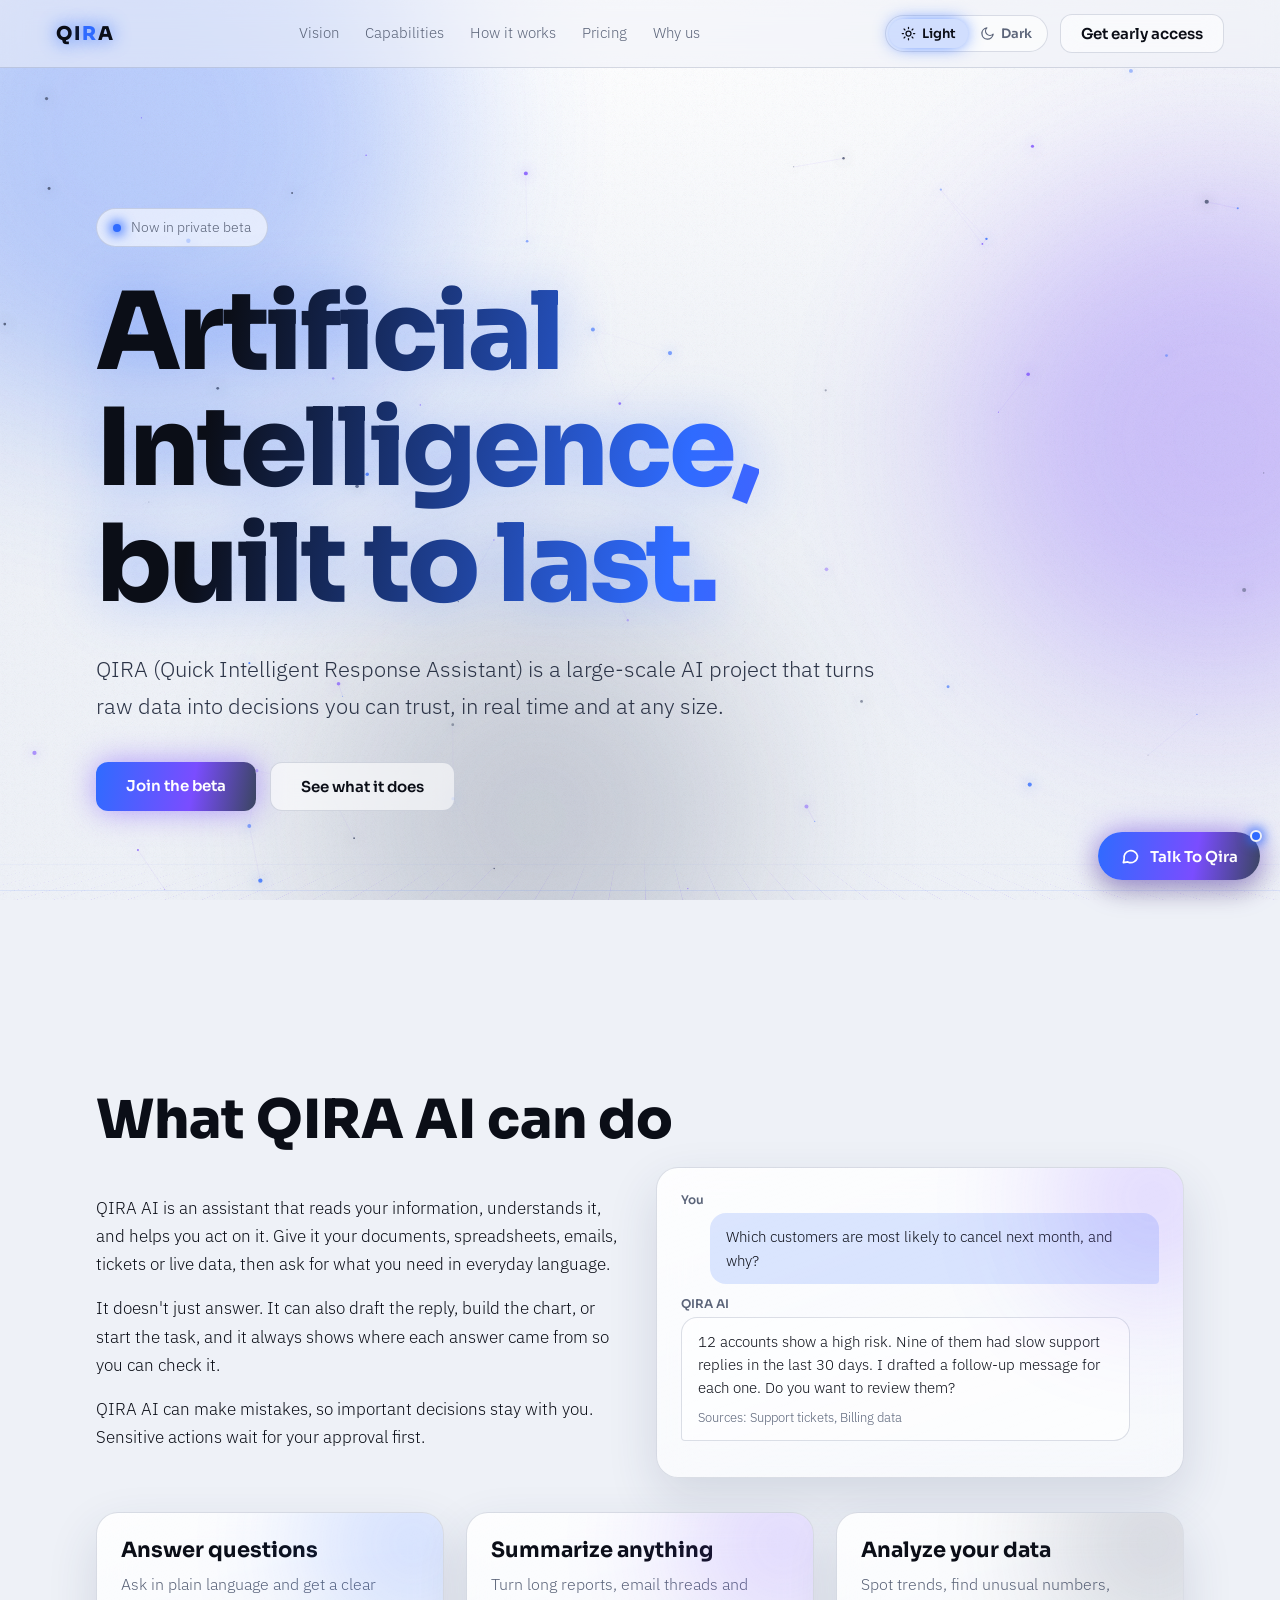
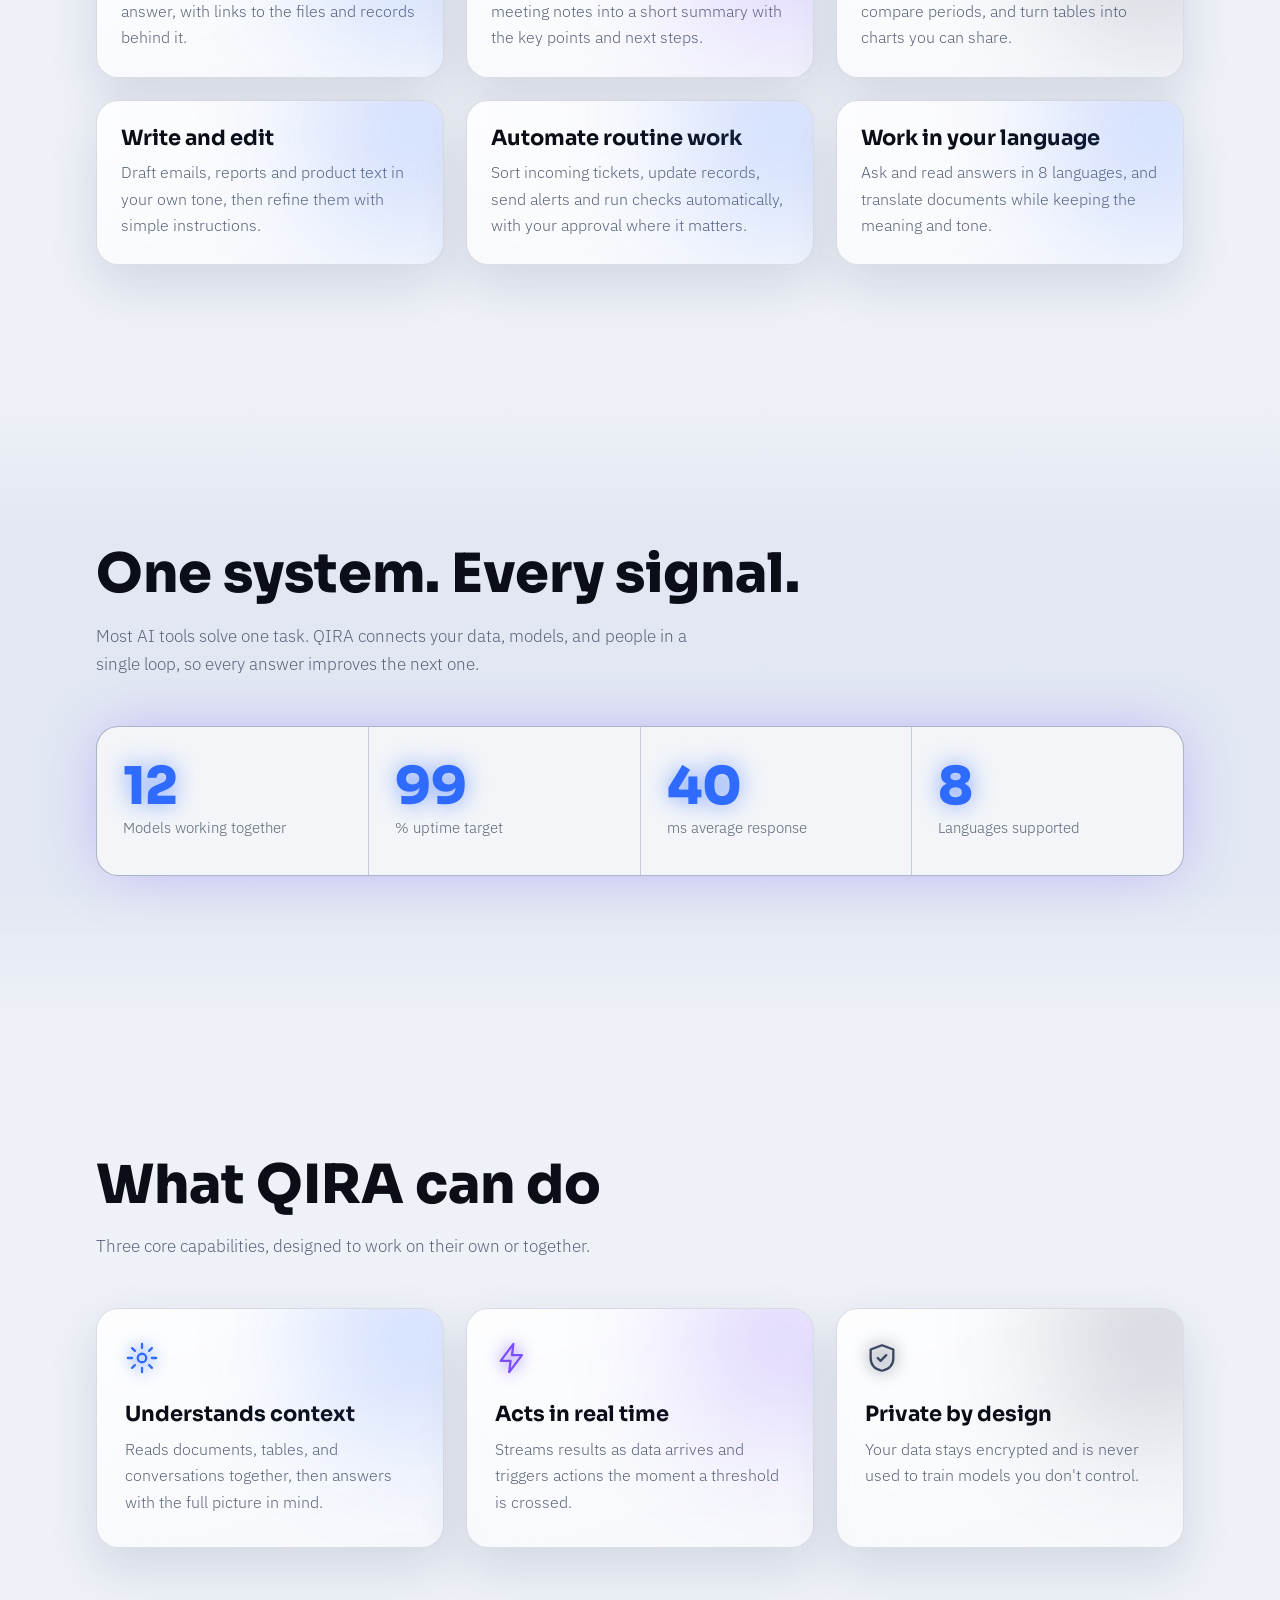
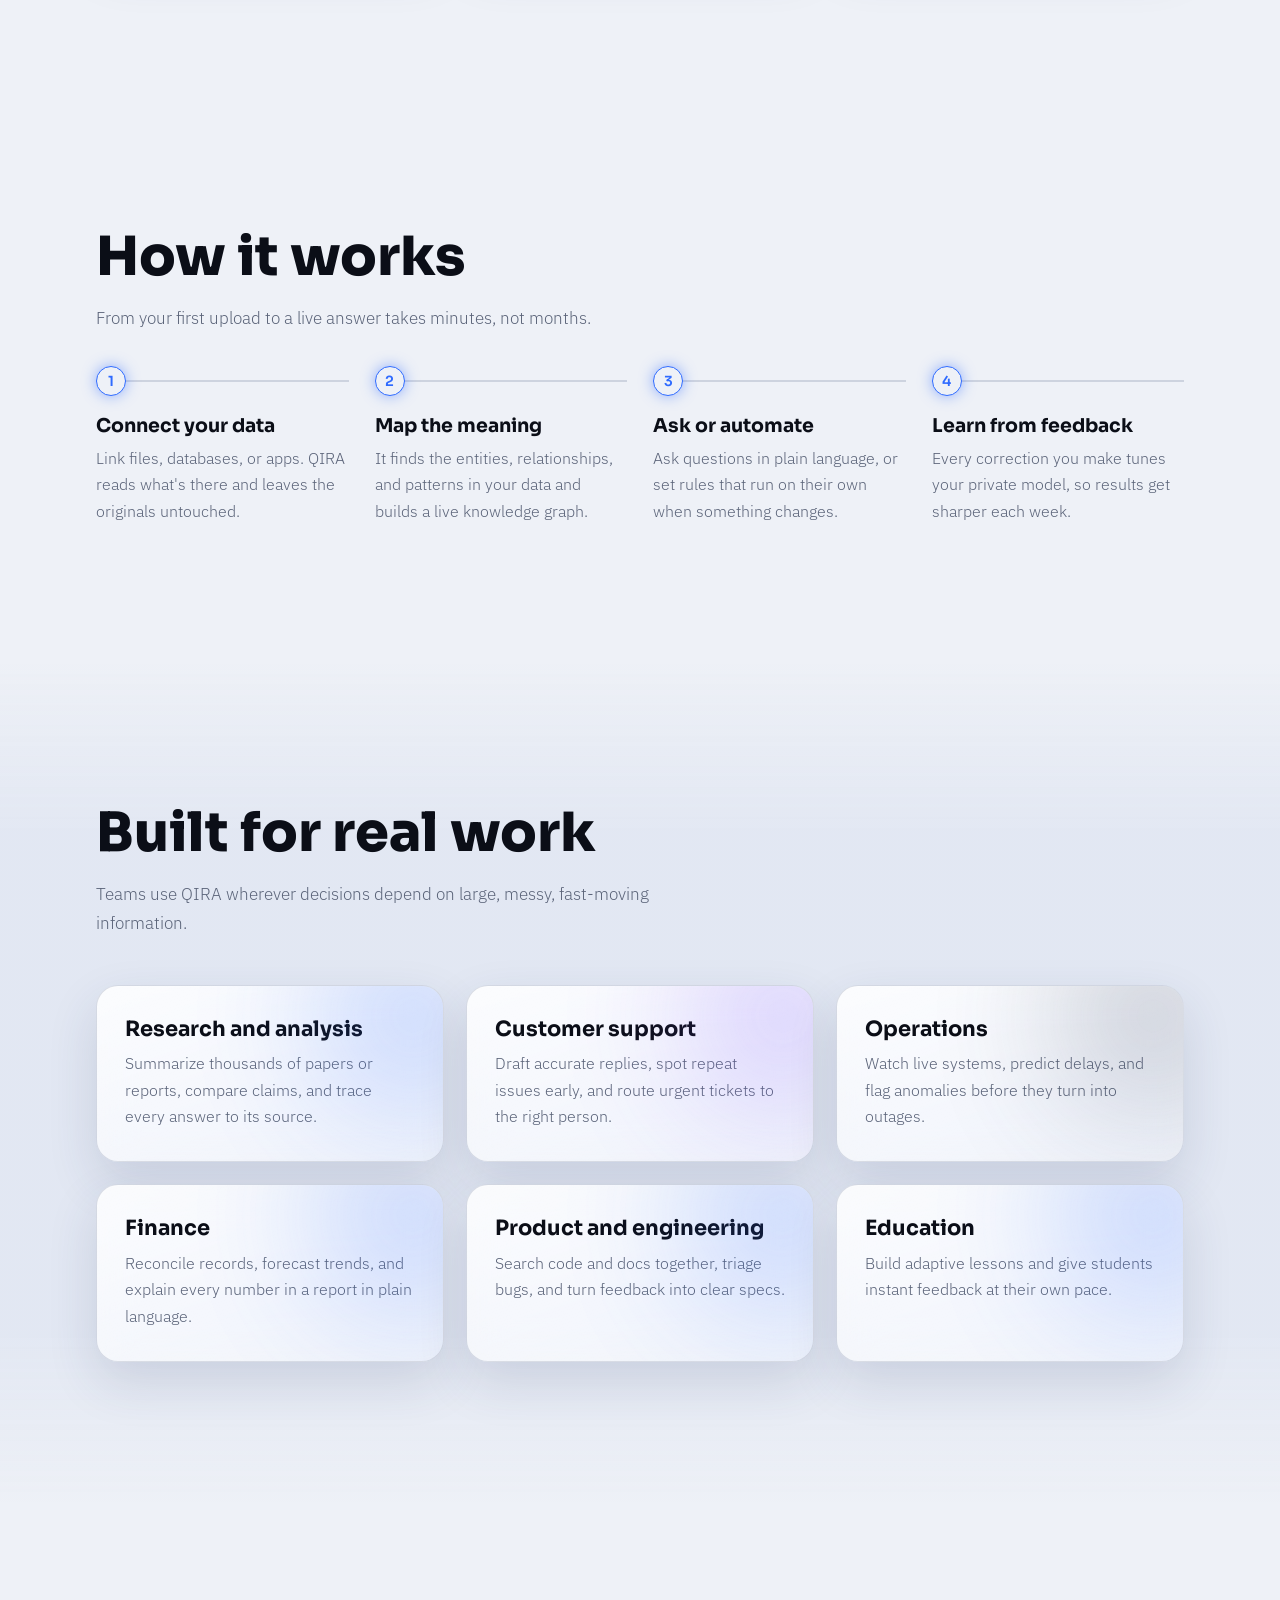
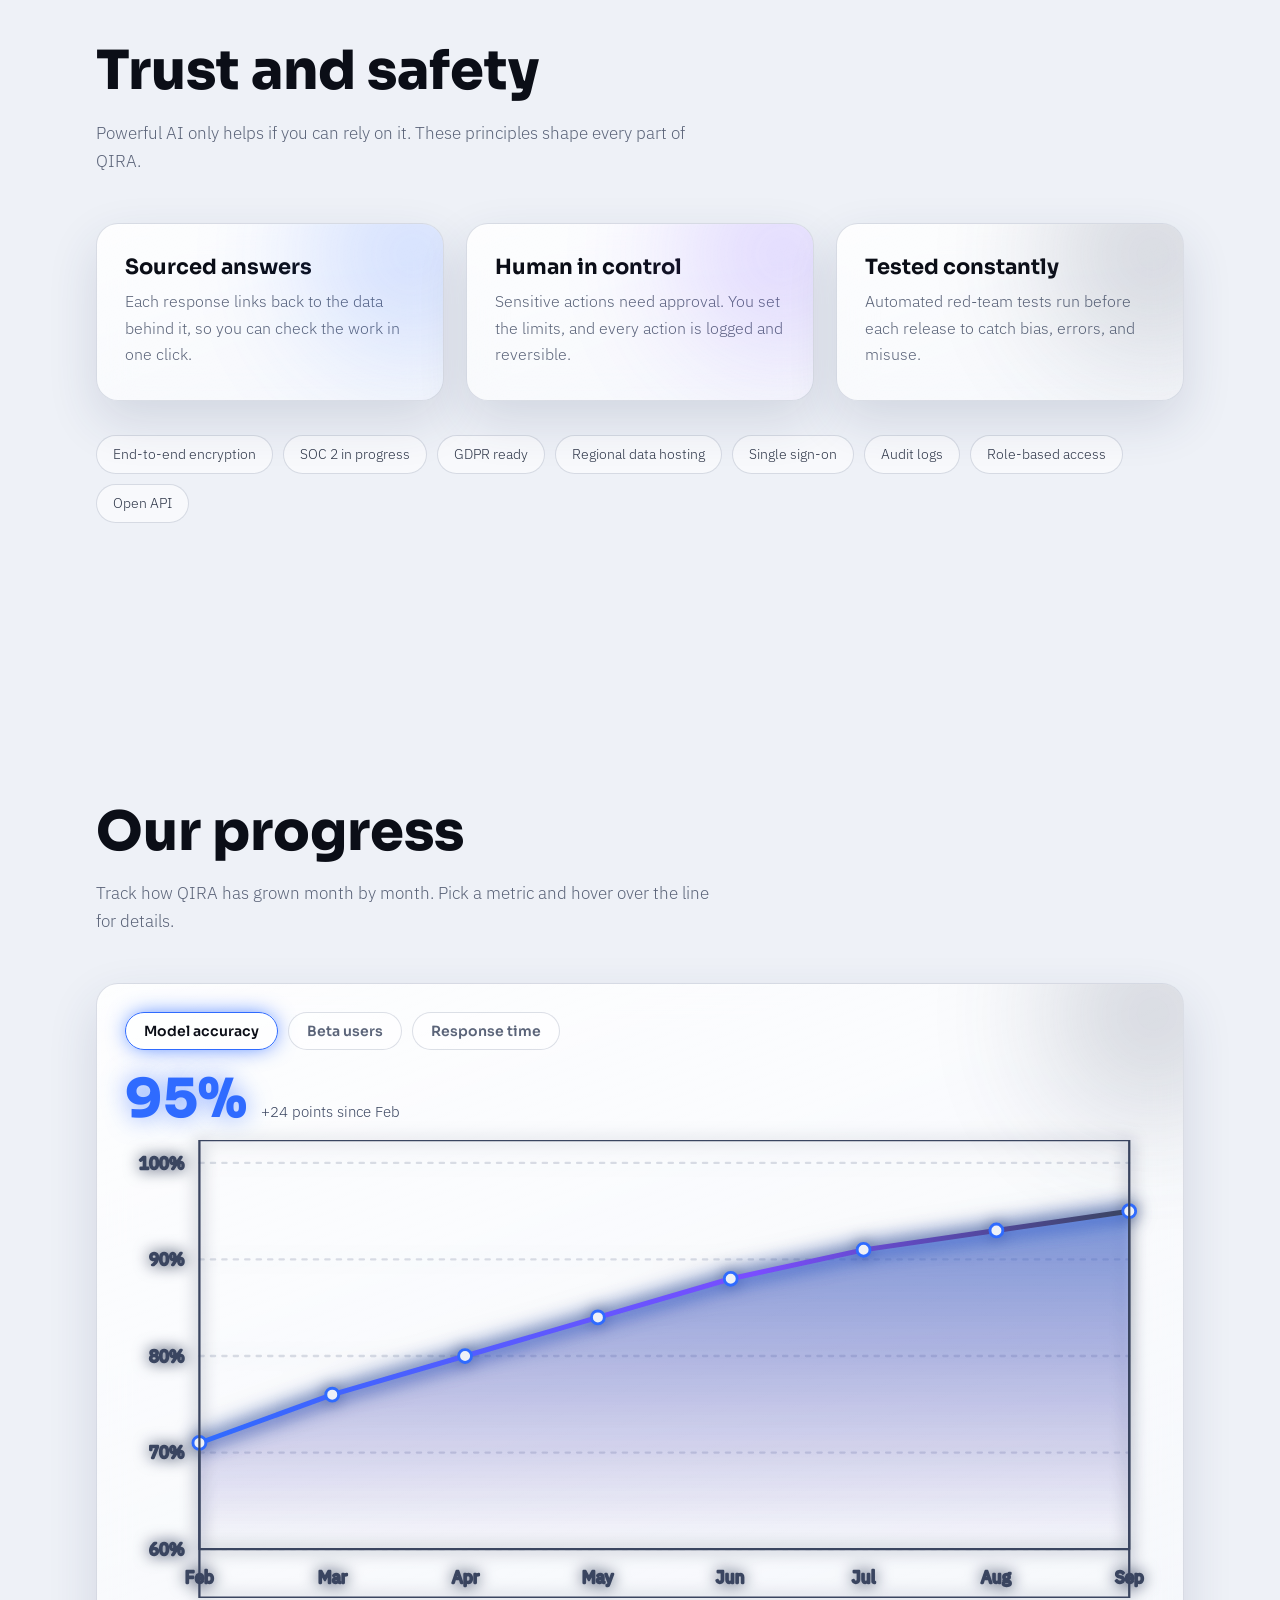
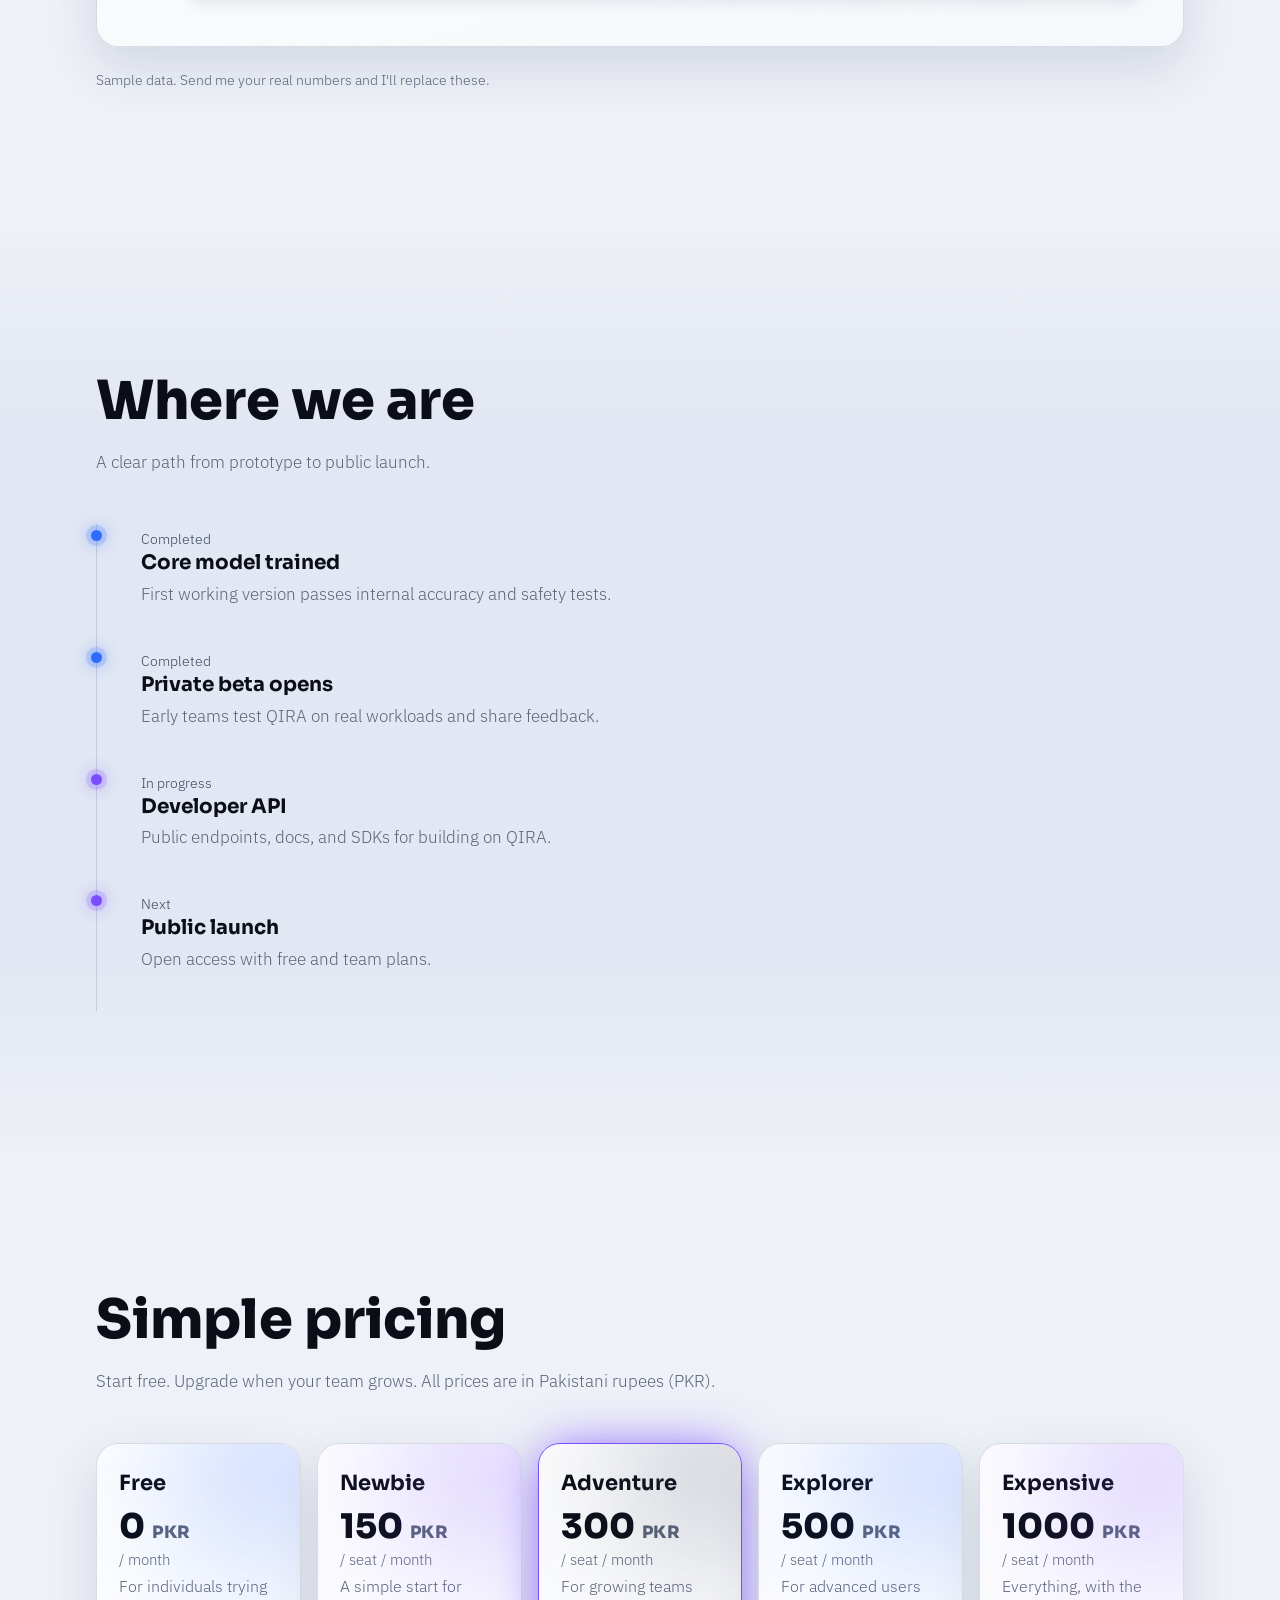
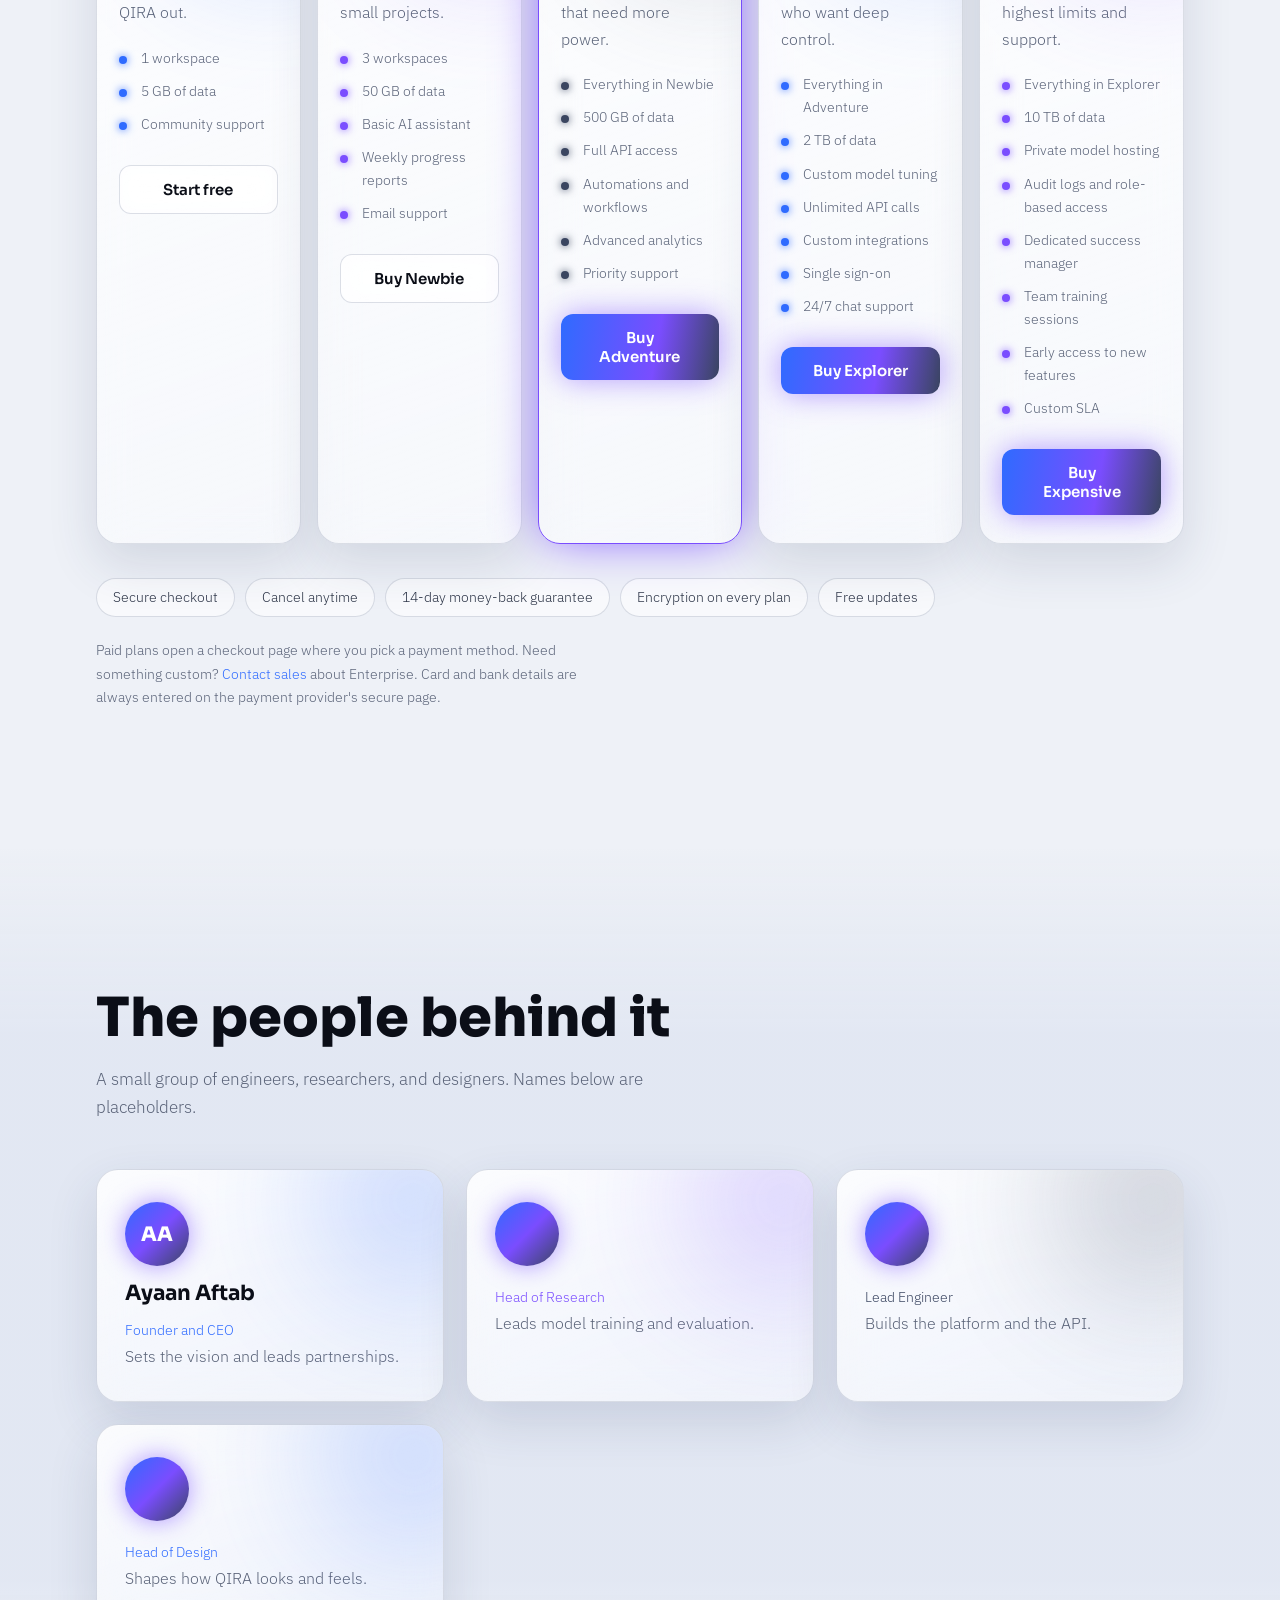
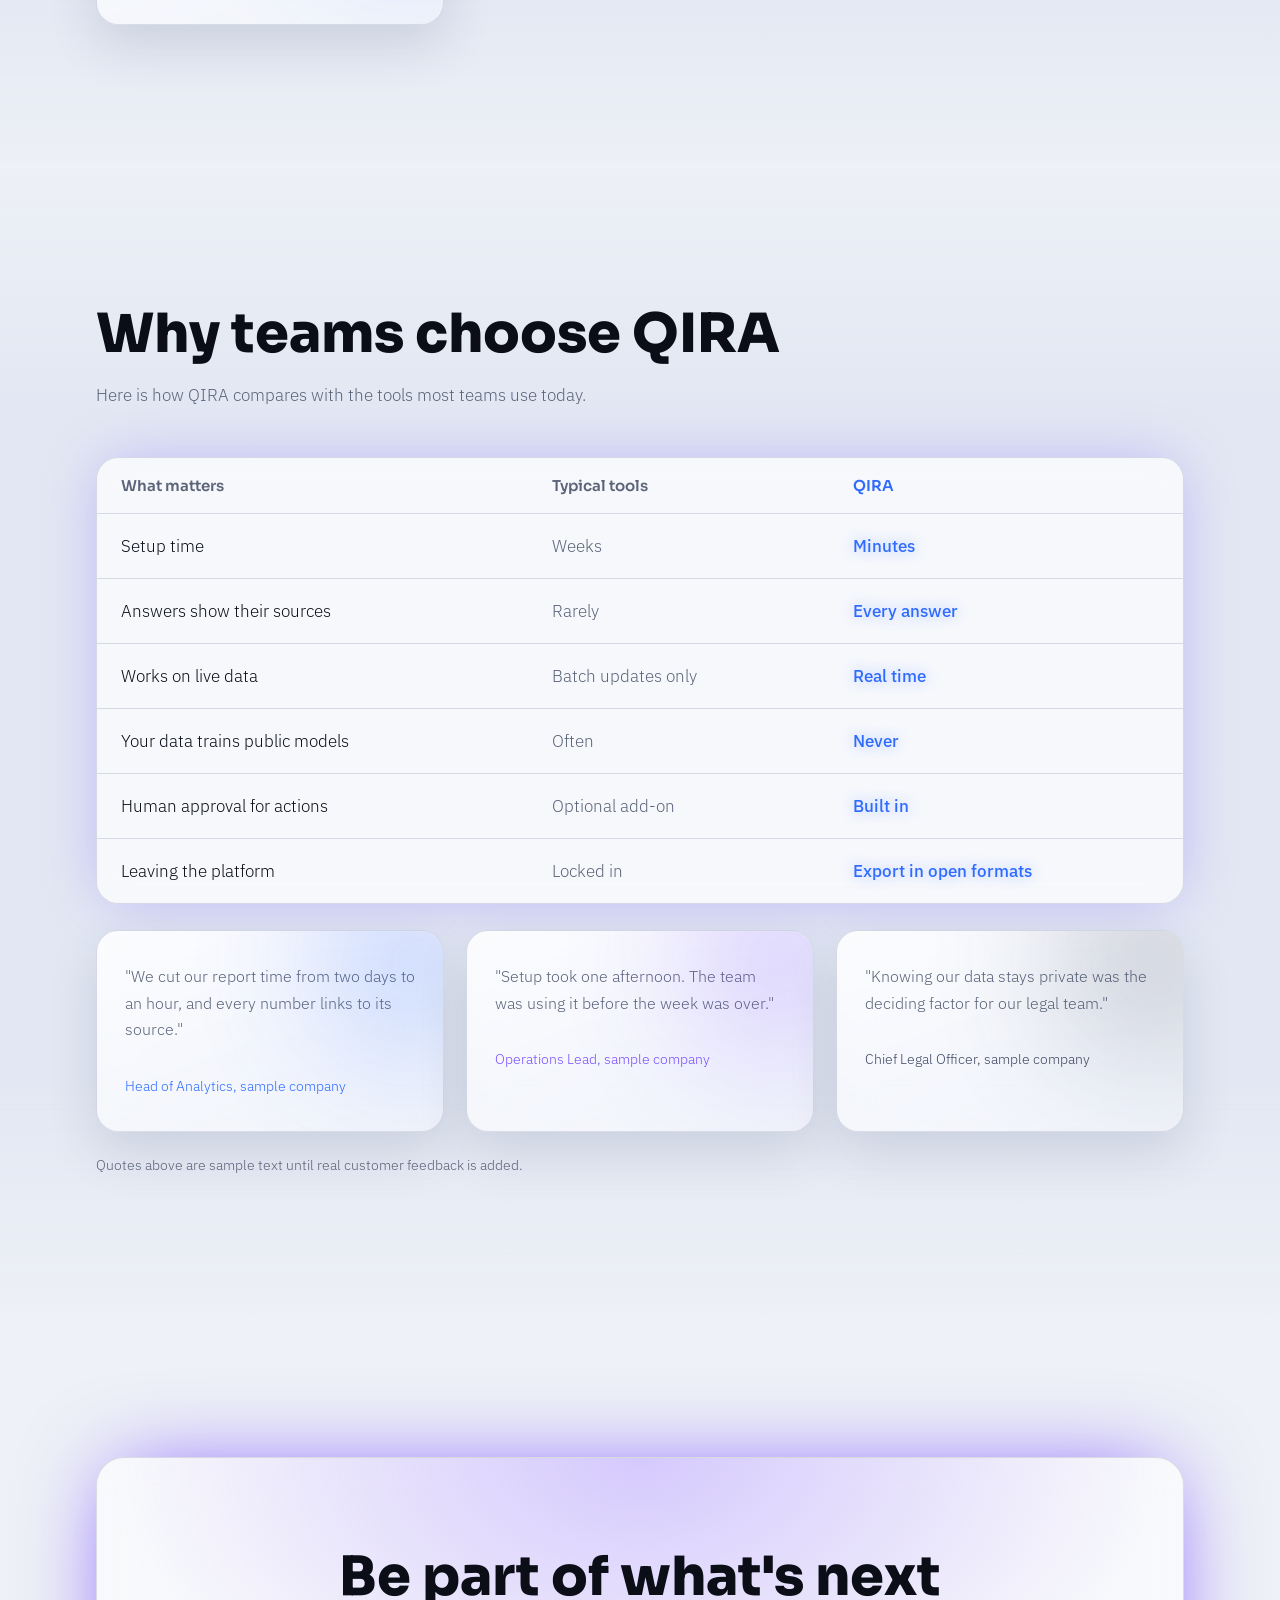
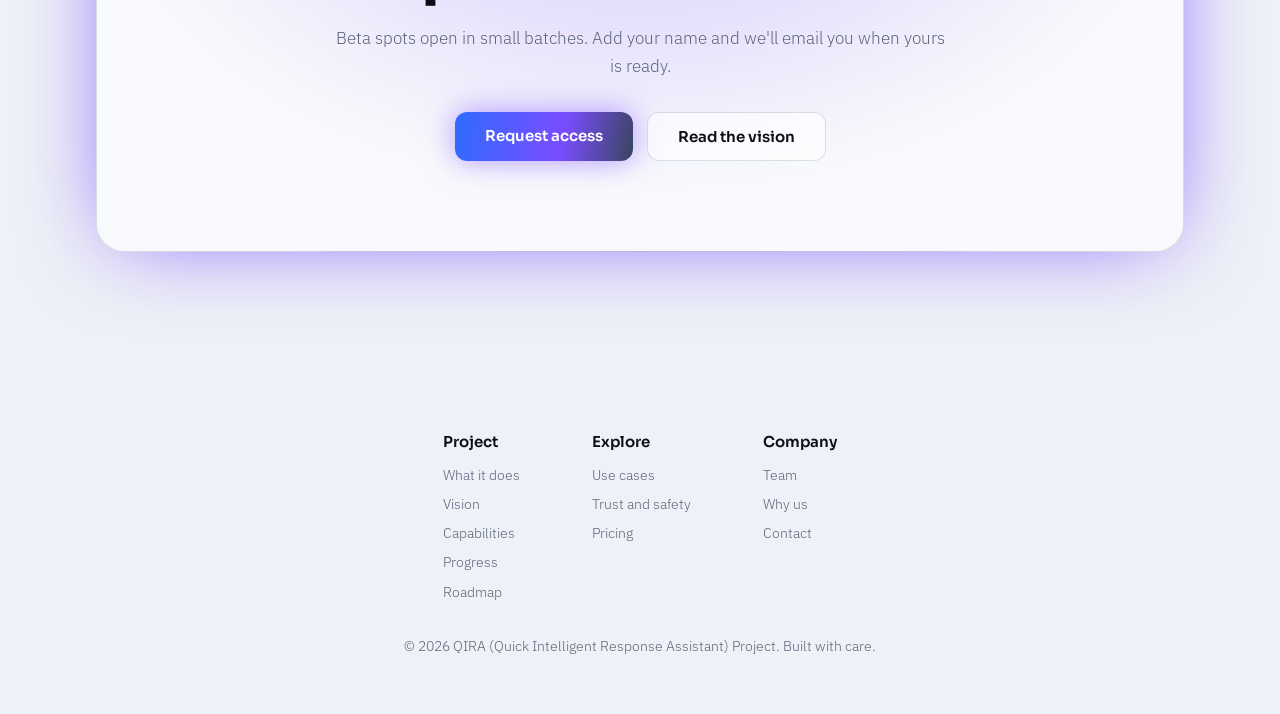
<file: index.html>
<!DOCTYPE html>
<html lang="en">
<head>
<meta charset="utf-8">
<meta name="viewport" content="width=device-width, initial-scale=1, viewport-fit=cover">
<title>QIRA (Quick Intelligent Response Assistant) — The AI Project</title>
<link rel="preconnect" href="https://fonts.googleapis.com">
<link href="https://fonts.googleapis.com/css2?family=Sora:wght@300;400;600;800&family=IBM+Plex+Sans:wght@300;400;500&display=swap" rel="stylesheet">
<style>
:root{--bg:#06070a;--bg-rgb:6,7,10;--bg2-rgb:10,12,18;--band-rgb:2,3,5;--bg-top:#121620;
--ink:#eef1f7;--dim:#8b93a7;--soft:#c5cbdb;
--cy:#8fc1ff;--pu:#a48bff;--pk:#dfe6f5;--cy-rgb:143,193,255;--pu-rgb:164,139,255;--pk-rgb:223,230,245;
--glass:rgba(255,255,255,.045);--edge:rgba(190,200,230,.16);--cardA:rgba(255,255,255,.08);--cardB:rgba(255,255,255,.02);
--shadow:var(--shadow);--onbtn:#06070a;--h1a:#ffffff;--orb:.5;color-scheme:dark;
box-sizing:border-box;padding-top:env(safe-area-inset-top,0px);padding-bottom:env(safe-area-inset-bottom,0px)}
@media(prefers-color-scheme:light){:root:not([data-theme="dark"]){--bg:#eef1f7;--bg-rgb:238,241,247;--bg2-rgb:255,255,255;--band-rgb:222,228,241;--bg-top:#ffffff;
--ink:#0b0e17;--dim:#5b6479;--soft:#2b3346;
--cy:#2f6bff;--pu:#7a4dff;--pk:#3a4560;--cy-rgb:47,107,255;--pu-rgb:122,77,255;--pk-rgb:58,69,96;
--glass:rgba(255,255,255,.6);--edge:rgba(40,55,100,.16);--cardA:rgba(255,255,255,.88);--cardB:rgba(255,255,255,.5);
--shadow:rgba(40,55,100,.14);--onbtn:#ffffff;--h1a:#0b0e17;--orb:.3;color-scheme:light;}}
:root[data-theme="light"]{--bg:#eef1f7;--bg-rgb:238,241,247;--bg2-rgb:255,255,255;--band-rgb:222,228,241;--bg-top:#ffffff;
--ink:#0b0e17;--dim:#5b6479;--soft:#2b3346;
--cy:#2f6bff;--pu:#7a4dff;--pk:#3a4560;--cy-rgb:47,107,255;--pu-rgb:122,77,255;--pk-rgb:58,69,96;
--glass:rgba(255,255,255,.6);--edge:rgba(40,55,100,.16);--cardA:rgba(255,255,255,.88);--cardB:rgba(255,255,255,.5);
--shadow:rgba(40,55,100,.14);--onbtn:#ffffff;--h1a:#0b0e17;--orb:.3;color-scheme:light;}
:root[data-theme="dark"]{--bg:#06070a;--bg-rgb:6,7,10;--bg2-rgb:10,12,18;--band-rgb:2,3,5;--bg-top:#121620;
--ink:#eef1f7;--dim:#8b93a7;--soft:#c5cbdb;
--cy:#8fc1ff;--pu:#a48bff;--pk:#dfe6f5;--cy-rgb:143,193,255;--pu-rgb:164,139,255;--pk-rgb:223,230,245;
--glass:rgba(255,255,255,.045);--edge:rgba(190,200,230,.16);--cardA:rgba(255,255,255,.08);--cardB:rgba(255,255,255,.02);
--shadow:var(--shadow);--onbtn:#06070a;--h1a:#ffffff;--orb:.5;color-scheme:dark;}
*,*::before,*::after{box-sizing:inherit}
html{scroll-behavior:smooth;scroll-padding-top:80px}
body{transition:background .4s,color .4s;margin:0;background:var(--bg);color:var(--ink);font:300 17px/1.65 "IBM Plex Sans",system-ui,sans-serif;overflow-x:hidden}
h1,h2,h3{font-family:Sora,system-ui,sans-serif;line-height:1.08;margin:0}
p{margin:0;max-width:62ch}
a{color:inherit;text-decoration:none}
a:focus-visible,button:focus-visible{outline:2px solid var(--cy);outline-offset:3px}

/* ---------- background layers ---------- */
.bg{position:fixed;inset:0;z-index:-1;overflow:hidden;background:radial-gradient(120% 80% at 50% 0%,var(--bg-top) 0%,var(--bg) 60%)}
.grid{position:absolute;left:-50%;right:-50%;bottom:-10%;height:75%;transform:perspective(500px) rotateX(62deg);transform-origin:50% 100%;
background-image:linear-gradient(rgba(var(--cy-rgb),.28) 1px,transparent 1px),linear-gradient(90deg,rgba(var(--pu-rgb),.28) 1px,transparent 1px);background-size:56px 56px;
-webkit-mask-image:linear-gradient(to top,#000 10%,transparent 85%);mask-image:linear-gradient(to top,#000 10%,transparent 85%);animation:gridmove 5s linear infinite}
@keyframes gridmove{to{background-position:0 56px,56px 0}}
.orb{position:absolute;border-radius:50%;filter:blur(90px);opacity:var(--orb);will-change:transform}
.o1{width:46vmax;height:46vmax;background:var(--cy);top:-18%;left:-12%;animation:d1 26s ease-in-out infinite alternate}
.o2{width:40vmax;height:40vmax;background:var(--pu);top:20%;right:-15%;animation:d2 31s ease-in-out infinite alternate}
.o3{width:34vmax;height:34vmax;background:var(--pk);bottom:-15%;left:25%;opacity:calc(var(--orb)*.7);animation:d3 28s ease-in-out infinite alternate}
@keyframes d1{to{transform:translate(18vw,14vh) scale(1.2)}}
@keyframes d2{to{transform:translate(-20vw,18vh) scale(.85)}}
@keyframes d3{to{transform:translate(-16vw,-14vh) scale(1.25)}}
#fx{position:absolute;inset:0;width:100%;height:100%}
.grain{position:absolute;inset:0;opacity:.06;background-image:url("data:image/svg+xml,%3Csvg xmlns='http://www.w3.org/2000/svg' width='120' height='120'%3E%3Cfilter id='n'%3E%3CfeTurbulence baseFrequency='.9'/%3E%3C/filter%3E%3Crect width='120' height='120' filter='url(%23n)'/%3E%3C/svg%3E")}

/* ---------- layout ---------- */
nav{position:sticky;top:env(safe-area-inset-top,0px);z-index:10;display:flex;justify-content:space-between;align-items:center;gap:16px;padding:14px clamp(18px,5vw,56px);background:rgba(var(--bg-rgb),.55);backdrop-filter:blur(14px);-webkit-backdrop-filter:blur(14px);border-bottom:1px solid var(--edge)}
.logo{font:800 19px Sora,sans-serif;letter-spacing:.1em;text-shadow:0 0 18px var(--cy)}
.logo i{font-style:normal;color:var(--cy)}
nav ul{display:flex;gap:26px;list-style:none;margin:0;padding:0;font-size:15px;color:var(--dim)}
nav ul a:hover{color:var(--ink)}
@media(max-width:700px){nav ul{display:none}}
section{padding:clamp(72px,11vw,140px) clamp(18px,5vw,56px);max-width:1200px;margin:0 auto}
.dark{position:relative}
.dark::before{content:"";position:absolute;inset:0 -100vw;background:linear-gradient(180deg,transparent,rgba(var(--band-rgb),.72) 20%,rgba(var(--band-rgb),.72) 80%,transparent);z-index:-1}
h2{font-size:clamp(30px,4.6vw,54px);font-weight:800;margin-bottom:18px}
.lead{color:var(--dim);margin-bottom:48px}

/* ---------- hero ---------- */
.hero{min-height:92vh;display:flex;flex-direction:column;justify-content:center;align-items:flex-start}
.chip{display:inline-flex;align-items:center;gap:10px;padding:7px 16px;border:1px solid var(--edge);border-radius:99px;background:var(--glass);font-size:14px;color:var(--dim);margin-bottom:28px}
.chip b{width:8px;height:8px;border-radius:50%;background:var(--cy);box-shadow:0 0 12px 3px var(--cy);animation:pulse 2s infinite}
@keyframes pulse{50%{opacity:.35}}
h1{font-size:clamp(42px,8.4vw,108px);font-weight:800;letter-spacing:-.03em;background:linear-gradient(100deg,var(--h1a) 10%,var(--cy) 45%,var(--pu) 72%,var(--pk));-webkit-background-clip:text;background-clip:text;color:transparent;filter:drop-shadow(0 0 28px rgba(var(--cy-rgb),.35));background-size:200% 100%;animation:sheen 9s ease-in-out infinite alternate}
@keyframes sheen{to{background-position:100% 0}}
.hero p{margin:28px 0 38px;font-size:clamp(18px,2vw,22px);color:var(--soft)}
.btns{display:flex;gap:14px;flex-wrap:wrap}
.btn{padding:14px 30px;border-radius:12px;font:600 15px Sora,sans-serif;border:1px solid var(--edge);transition:transform .25s,box-shadow .25s}
.btn.main{background:linear-gradient(100deg,var(--cy),var(--pu) 60%,var(--pk));color:var(--onbtn);border:0;box-shadow:0 0 30px rgba(var(--pu-rgb),.55)}
.btn.main:hover{box-shadow:0 0 52px rgba(var(--cy-rgb),.75);transform:translateY(-2px)}
.btn.ghost{background:var(--glass);backdrop-filter:blur(10px)}
.btn.ghost:hover{border-color:var(--cy);box-shadow:0 0 24px rgba(var(--cy-rgb),.35)}

/* ---------- glass cards ---------- */
.cards{display:grid;grid-template-columns:repeat(auto-fit,minmax(260px,1fr));gap:22px}
.card{position:relative;padding:32px 28px;border-radius:22px;background:linear-gradient(160deg,var(--cardA),var(--cardB));border:1px solid var(--edge);backdrop-filter:blur(18px) saturate(140%);-webkit-backdrop-filter:blur(18px) saturate(140%);box-shadow:inset 0 1px 0 rgba(255,255,255,.14),0 20px 50px var(--shadow);overflow:hidden;transition:border-color .3s,box-shadow .3s,transform .3s}
.card::after{content:"";position:absolute;width:180px;height:180px;right:-60px;top:-60px;border-radius:50%;background:var(--c,var(--cy));filter:blur(70px);opacity:.28;transition:opacity .3s}
.card:hover{border-color:var(--c,var(--cy));box-shadow:inset 0 1px 0 rgba(255,255,255,.2),0 0 40px -6px var(--c,var(--cy)),0 20px 50px var(--shadow);transform:translateY(-4px)}
.card:hover::after{opacity:.55}
.card svg{width:34px;height:34px;stroke:var(--c,var(--cy));fill:none;stroke-width:1.6;stroke-linecap:round;stroke-linejoin:round;filter:drop-shadow(0 0 8px var(--c,var(--cy)));margin-bottom:20px}
.card h3{font-size:21px;margin-bottom:10px}
.card p{color:var(--dim);font-size:16px}
.card:nth-child(2){--c:var(--pu)}.card:nth-child(3){--c:var(--pk)}

/* ---------- stats ---------- */
.stats{display:grid;grid-template-columns:repeat(auto-fit,minmax(170px,1fr));gap:1px;border:1px solid var(--edge);border-radius:22px;overflow:hidden;background:var(--edge);box-shadow:0 0 60px -10px rgba(var(--pu-rgb),.4)}
.stat{background:rgba(var(--bg2-rgb),.8);padding:34px 26px;backdrop-filter:blur(14px)}
.stat b{display:block;font:800 clamp(34px,4.4vw,52px)/1 Sora,sans-serif;color:var(--cy);text-shadow:0 0 22px rgba(var(--cy-rgb),.6)}
.stat span{color:var(--dim);font-size:15px}

/* ---------- timeline ---------- */
.tl{position:relative;margin:0;padding:0 0 0 34px;list-style:none;border-left:1px solid var(--edge)}
.tl li{position:relative;padding:0 0 38px 10px}
.tl li::before{content:"";position:absolute;left:-40px;top:6px;width:11px;height:11px;border-radius:50%;background:var(--pu);box-shadow:0 0 0 5px rgba(var(--pu-rgb),.18),0 0 18px var(--pu)}
.tl li.done::before{background:var(--cy);box-shadow:0 0 0 5px rgba(var(--cy-rgb),.18),0 0 18px var(--cy)}
.tl h3{font-size:20px;margin-bottom:4px}
.tl small{color:var(--pk);font-size:14px}
.tl p{color:var(--dim);margin-top:6px}

/* ---------- cta ---------- */
.cta{text-align:center;padding:clamp(48px,8vw,90px) 24px;border-radius:28px;border:1px solid var(--edge);background:radial-gradient(70% 120% at 50% 0%,rgba(var(--pu-rgb),.28),transparent 70%),var(--glass);backdrop-filter:blur(18px);box-shadow:0 0 90px -20px var(--pu)}
.cta p{margin:0 auto 32px;color:var(--dim)}.cta .btns{justify-content:center}
footer{text-align:center;color:var(--dim);font-size:14px;padding:40px 20px 56px}

/* ---------- extra sections ---------- */
.steps{display:grid;grid-template-columns:repeat(auto-fit,minmax(220px,1fr));gap:26px;counter-reset:s}
.step{counter-increment:s;padding-top:22px;border-top:2px solid var(--edge);position:relative}
.step::before{content:counter(s);position:absolute;top:-16px;left:0;width:30px;height:30px;border-radius:50%;background:var(--bg);border:1px solid var(--cy);color:var(--cy);display:grid;place-items:center;font:600 14px Sora,sans-serif;box-shadow:0 0 14px rgba(var(--cy-rgb),.5)}
.step h3{font-size:19px;margin:12px 0 8px}.step p{color:var(--dim);font-size:16px}
.tags{display:flex;flex-wrap:wrap;gap:10px;margin-top:34px}
.tags span{padding:7px 16px;border-radius:99px;border:1px solid var(--edge);background:var(--glass);font-size:14px;color:var(--soft)}
.card ul{margin:16px 0 0;padding:0;list-style:none;color:var(--dim);font-size:15px}
.card li{padding:5px 0 5px 22px;position:relative}
.card li::before{content:"";position:absolute;left:0;top:14px;width:8px;height:8px;border-radius:50%;background:var(--c,var(--cy));box-shadow:0 0 8px var(--c,var(--cy))}
.card .amt{font:800 40px Sora,sans-serif;margin:8px 0 4px}.card .amt small{font:300 15px "IBM Plex Sans",sans-serif;color:var(--dim)}
.card.hot{border-color:var(--pu);box-shadow:inset 0 1px 0 rgba(255,255,255,.2),0 0 50px -8px var(--pu)}
.av{width:64px;height:64px;border-radius:50%;background:linear-gradient(135deg,var(--cy),var(--pu),var(--pk));margin-bottom:16px;box-shadow:0 0 24px rgba(var(--pu-rgb),.6);display:grid;place-items:center;font:800 20px Sora,sans-serif;color:var(--onbtn)}
.card small.role{color:var(--c,var(--cy));font-size:14px}
details{border:1px solid var(--edge);border-radius:16px;background:var(--glass);backdrop-filter:blur(14px);margin-bottom:12px;padding:0 24px;transition:border-color .3s,box-shadow .3s}
details[open]{border-color:var(--cy);box-shadow:0 0 30px -8px var(--cy)}
summary{cursor:pointer;padding:20px 0;font:600 18px Sora,sans-serif;list-style:none;display:flex;justify-content:space-between;gap:16px}
summary::-webkit-details-marker{display:none}
summary::after{content:"+";color:var(--cy);font-size:24px;line-height:1}
details[open] summary::after{content:"\2212"}
details p{padding-bottom:22px;color:var(--dim)}
footer .cols{display:flex;justify-content:center;gap:clamp(24px,6vw,72px);flex-wrap:wrap;margin-bottom:28px;text-align:left}
footer h4{font:600 15px Sora,sans-serif;color:var(--ink);margin:0 0 10px}footer .cols a{display:block;padding:3px 0}footer .cols a:hover{color:var(--cy)}
.cmp{overflow-x:auto;border:1px solid var(--edge);border-radius:22px;background:rgba(var(--bg2-rgb),.7);backdrop-filter:blur(14px);box-shadow:0 0 60px -10px rgba(var(--pu-rgb),.4)}
.cmp table{width:100%;border-collapse:collapse;min-width:560px}
.cmp th,.cmp td{padding:18px 24px;text-align:left;border-bottom:1px solid var(--edge)}
.cmp th{font:600 15px Sora,sans-serif;color:var(--dim)}.cmp th:last-child{color:var(--cy)}
.cmp td:nth-child(2){color:var(--dim)}
.cmp td:last-child{color:var(--cy);font-weight:500;text-shadow:0 0 14px rgba(var(--cy-rgb),.4)}
.cmp tr:last-child td{border-bottom:0}
.note{margin-top:22px;color:var(--dim);font-size:14px}
.card .btn{display:block;text-align:center;margin-top:24px}
h2 a{transition:color .3s,text-shadow .3s}h2 a:hover{color:var(--cy);text-shadow:0 0 24px var(--cy)}
[hidden]{display:none!important}
.co{padding-top:clamp(40px,6vw,80px)}.back{display:inline-block;color:var(--dim);margin-bottom:26px}.back:hover{color:var(--cy)}
.co-grid{display:grid;grid-template-columns:minmax(0,1.6fr) minmax(0,1fr);gap:24px;align-items:start}
@media(max-width:860px){.co-grid{grid-template-columns:1fr}}
.co-grid .card{margin-bottom:22px;padding:28px}.co-grid .card:hover{transform:none}
.co h3{margin-bottom:16px}.co h4{font:600 14px Sora,sans-serif;color:var(--dim);margin:20px 0 10px}
.opts{display:grid;grid-template-columns:repeat(auto-fit,minmax(130px,1fr));gap:12px}
.pm{position:relative;cursor:pointer}.pm input{position:absolute;opacity:0;inset:0;cursor:pointer}
.pm span{display:flex;align-items:center;justify-content:center;gap:8px;min-height:62px;padding:10px;border:1px solid var(--edge);border-radius:14px;background:var(--glass);font:600 15px Sora,sans-serif;text-align:center;transition:border-color .25s,box-shadow .25s}
.pm:hover span{border-color:var(--pu)}
.pm input:checked+span{border-color:var(--cy);box-shadow:0 0 26px -4px var(--cy),inset 0 0 18px rgba(var(--cy-rgb),.12)}
.pm input:focus-visible+span{outline:2px solid var(--cy);outline-offset:3px}
.pm small{display:block;font:300 12px "IBM Plex Sans",sans-serif;color:var(--dim)}
.mark{font:italic 800 18px Sora,sans-serif;color:#7c8cff}.mc{display:inline-flex}.mc i{width:20px;height:20px;border-radius:50%;background:#ff4f6d;opacity:.9}.mc i+i{background:#ffb02e;margin-left:-8px;mix-blend-mode:screen}
.pp{font:800 17px Sora,sans-serif;color:#4fb7ff}
.seat{display:flex;align-items:center;gap:14px}.seat button{width:40px;height:40px;border-radius:10px;border:1px solid var(--edge);background:var(--glass);color:var(--ink);font-size:20px;cursor:pointer}
.seat button:hover{border-color:var(--cy)}.seat output{min-width:32px;text-align:center;font:600 20px Sora,sans-serif}
.sum .row{display:flex;justify-content:space-between;gap:12px;padding:10px 0;border-bottom:1px solid var(--edge);color:var(--dim);font-size:15px}
.sum .row b{color:var(--ink);font-weight:500}.sum .total{border:0;padding-top:18px;color:var(--ink);font:800 26px Sora,sans-serif}
.sum .btn{margin-top:18px}.lock{margin-top:16px;font-size:13px;color:var(--dim)}
.chart{padding:28px}.chart:hover{transform:none}
.tabs{display:flex;gap:10px;flex-wrap:wrap;margin-bottom:22px}
.tabs button{padding:9px 18px;border-radius:99px;border:1px solid var(--edge);background:var(--glass);color:var(--dim);font:600 14px Sora,sans-serif;cursor:pointer;transition:border-color .25s,box-shadow .25s,color .25s}
.tabs button:hover{color:var(--ink)}.tabs button[aria-selected=true]{color:var(--ink);border-color:var(--cy);box-shadow:0 0 22px -4px var(--cy)}
.kpi{display:flex;align-items:baseline;gap:14px;flex-wrap:wrap;margin-bottom:14px}
.kpi b{font:800 clamp(34px,5vw,54px)/1 Sora,sans-serif;color:var(--cy);text-shadow:0 0 24px rgba(var(--cy-rgb),.6)}.kpi span{color:var(--pk);font-size:15px}
.plot{position:relative}.plot svg{width:100%;height:auto;display:block;touch-action:pan-y}
.plot .ln{filter:drop-shadow(0 0 7px var(--cy))}
.plot text{fill:var(--dim);font:12px "IBM Plex Sans",sans-serif}
.tip{position:absolute;pointer-events:none;padding:8px 12px;border-radius:10px;background:rgba(var(--bg2-rgb),.94);border:1px solid var(--cy);font-size:13px;transform:translate(-50%,-135%);white-space:nowrap;box-shadow:0 0 22px -4px var(--cy)}
.navr{display:flex;align-items:center;gap:12px}
.theme{display:flex;padding:3px;border:1px solid var(--edge);border-radius:99px;background:var(--glass)}
.theme button{display:flex;align-items:center;gap:6px;padding:6px 12px;border:0;border-radius:99px;background:transparent;color:var(--dim);font:600 13px Sora,sans-serif;cursor:pointer;transition:background .25s,color .25s,box-shadow .25s}
.theme button svg{width:15px;height:15px;fill:none;stroke:currentColor;stroke-width:2;stroke-linecap:round;stroke-linejoin:round}
.theme button[aria-pressed=true]{background:rgba(var(--cy-rgb),.2);color:var(--ink);box-shadow:0 0 18px -3px var(--cy)}
.theme button:focus-visible{outline:2px solid var(--cy);outline-offset:2px}
@media(max-width:560px){.theme button span{display:none}.theme button{padding:7px 10px}.navr .btn{padding:8px 12px!important;font-size:13px}}
#pricing .cards{grid-template-columns:repeat(auto-fit,minmax(196px,1fr));gap:16px}
#pricing .card{padding:28px 22px}#pricing .card .amt{font-size:34px}
.cur{font-size:.5em;color:var(--dim);letter-spacing:.04em}.card .amt small{display:block;margin-top:2px}
#pricing .card:nth-child(4){--c:var(--cy)}#pricing .card:nth-child(5){--c:var(--pu)}#pricing .card li{font-size:14px}
.split{display:grid;grid-template-columns:1fr 1fr;gap:32px;align-items:center;margin-bottom:34px}
@media(max-width:860px){.split{grid-template-columns:1fr}}
.split p+p{margin-top:16px}
.chat{padding:24px!important}.chat:hover{transform:none!important}
.msg{padding:12px 16px;border-radius:16px;font-size:15px;line-height:1.55;margin-bottom:12px;max-width:94%}
.msg.u{background:rgba(var(--cy-rgb),.16);margin-left:auto;border-bottom-right-radius:4px}
.msg.a{background:var(--glass);border:1px solid var(--edge);border-bottom-left-radius:4px}
.msg small{display:block;margin-top:8px;color:var(--dim);font-size:13px}
.chat .who{font:600 12px Sora,sans-serif;color:var(--dim);margin-bottom:6px}
.abil .card{padding:26px 24px}

/* ---------- Talk To Qira floating button ---------- */
.talk{position:fixed;right:calc(20px + env(safe-area-inset-right,0px));bottom:calc(20px + env(safe-area-inset-bottom,0px));z-index:50;display:inline-flex;align-items:center;gap:10px;padding:14px 22px;border-radius:99px;font:600 15px Sora,sans-serif;color:var(--onbtn);background:linear-gradient(100deg,var(--cy),var(--pu) 60%,var(--pk));box-shadow:0 0 30px rgba(var(--pu-rgb),.55),0 10px 28px rgba(0,0,0,.28);transition:transform .25s,box-shadow .25s}
.talk:hover{transform:translateY(-3px);box-shadow:0 0 52px rgba(var(--cy-rgb),.75),0 14px 32px rgba(0,0,0,.3)}
.talk svg{width:20px;height:20px;fill:none;stroke:currentColor;stroke-width:2;stroke-linecap:round;stroke-linejoin:round;flex:none}
.talk i{position:absolute;top:-2px;right:-2px;width:12px;height:12px;border-radius:50%;background:var(--cy);border:2px solid var(--bg);box-shadow:0 0 12px 2px var(--cy);animation:pulse 2s infinite}
@media(max-width:560px){.talk{right:calc(14px + env(safe-area-inset-right,0px));bottom:calc(14px + env(safe-area-inset-bottom,0px));padding:12px 18px;font-size:14px}}

@media(prefers-reduced-motion:reduce){*{animation:none!important;transition:none!important}}
</style>
<script>try{var t=localStorage.getItem("onyx-theme");if(t)document.documentElement.setAttribute("data-theme",t)}catch(e){}</script>
</head>
<body>
<div class="bg" aria-hidden="true">
  <div class="orb o1"></div><div class="orb o2"></div><div class="orb o3"></div>
  <div class="grid"></div><canvas id="fx"></canvas><div class="grain"></div>
</div>

<nav>
  <a class="logo" href="#top">QI<i>R</i>A</a>
  <ul><li><a href="#about">Vision</a></li><li><a href="#features">Capabilities</a></li><li><a href="#how">How it works</a></li><li><a href="#pricing">Pricing</a></li><li><a href="#why">Why us</a></li></ul>
  <div class="navr"><div class="theme" role="group" aria-label="Theme"><button type="button" data-t="light" aria-pressed="false" aria-label="Light theme"><svg viewBox="0 0 24 24"><circle cx="12" cy="12" r="4"/><path d="M12 2v2M12 20v2M4.9 4.9l1.4 1.4M17.7 17.7l1.4 1.4M2 12h2M20 12h2M4.9 19.1l1.4-1.4M17.7 6.3l1.4-1.4"/></svg><span>Light</span></button><button type="button" data-t="dark" aria-pressed="true" aria-label="Dark theme"><svg viewBox="0 0 24 24"><path d="M21 13A9 9 0 1 1 11 3a7 7 0 0 0 10 10z"/></svg><span>Dark</span></button></div><a class="btn ghost" href="#join" style="padding:9px 20px">Get early access</a></div>
</nav>

<main id="top">
<section class="hero">
  <div class="chip"><b></b>Now in private beta</div>
  <h1>Artificial<br>Intelligence,<br>built to last.</h1>
  <p>QIRA (Quick Intelligent Response Assistant) is a large-scale AI project that turns raw data into decisions you can trust, in real time and at any size.</p>
  <div class="btns"><a class="btn main" href="#join">Join the beta</a><a class="btn ghost" href="#features">See what it does</a></div>
</section>

<section id="abilities">
  <h2>What QIRA AI can do</h2>
  <div class="split">
    <div>
      <p>QIRA AI is an assistant that reads your information, understands it, and helps you act on it. Give it your documents, spreadsheets, emails, tickets or live data, then ask for what you need in everyday language.</p>
      <p>It doesn't just answer. It can also draft the reply, build the chart, or start the task, and it always shows where each answer came from so you can check it.</p>
      <p>QIRA AI can make mistakes, so important decisions stay with you. Sensitive actions wait for your approval first.</p>
    </div>
    <div class="card chat">
      <div class="who">You</div>
      <div class="msg u">Which customers are most likely to cancel next month, and why?</div>
      <div class="who">QIRA AI</div>
      <div class="msg a">12 accounts show a high risk. Nine of them had slow support replies in the last 30 days. I drafted a follow-up message for each one. Do you want to review them?<small>Sources: Support tickets, Billing data</small></div>
    </div>
  </div>
  <div class="cards abil">
    <article class="card"><h3>Answer questions</h3><p>Ask in plain language and get a clear answer, with links to the files and records behind it.</p></article>
    <article class="card"><h3>Summarize anything</h3><p>Turn long reports, email threads and meeting notes into a short summary with the key points and next steps.</p></article>
    <article class="card"><h3>Analyze your data</h3><p>Spot trends, find unusual numbers, compare periods, and turn tables into charts you can share.</p></article>
    <article class="card"><h3>Write and edit</h3><p>Draft emails, reports and product text in your own tone, then refine them with simple instructions.</p></article>
    <article class="card"><h3>Automate routine work</h3><p>Sort incoming tickets, update records, send alerts and run checks automatically, with your approval where it matters.</p></article>
    <article class="card"><h3>Work in your language</h3><p>Ask and read answers in 8 languages, and translate documents while keeping the meaning and tone.</p></article>
  </div>
</section>

<section id="about" class="dark">
  <h2>One system. Every signal.</h2>
  <p class="lead">Most AI tools solve one task. QIRA connects your data, models, and people in a single loop, so every answer improves the next one.</p>
  <div class="stats">
    <div class="stat"><b data-n="12">0</b><span>Models working together</span></div>
    <div class="stat"><b data-n="99">0</b><span>% uptime target</span></div>
    <div class="stat"><b data-n="40">0</b><span>ms average response</span></div>
    <div class="stat"><b data-n="8">0</b><span>Languages supported</span></div>
  </div>
</section>

<section id="features">
  <h2>What QIRA can do</h2>
  <p class="lead">Three core capabilities, designed to work on their own or together.</p>
  <div class="cards">
    <article class="card">
      <svg viewBox="0 0 24 24"><circle cx="12" cy="12" r="3"/><path d="M12 2v3M12 19v3M2 12h3M19 12h3M5 5l2 2M17 17l2 2M19 5l-2 2M7 17l-2 2"/></svg>
      <h3>Understands context</h3><p>Reads documents, tables, and conversations together, then answers with the full picture in mind.</p>
    </article>
    <article class="card">
      <svg viewBox="0 0 24 24"><path d="M13 2 4 14h7l-1 8 9-12h-7z"/></svg>
      <h3>Acts in real time</h3><p>Streams results as data arrives and triggers actions the moment a threshold is crossed.</p>
    </article>
    <article class="card">
      <svg viewBox="0 0 24 24"><path d="M12 3 4 6v6c0 5 3.5 8 8 9 4.5-1 8-4 8-9V6z"/><path d="m9 12 2 2 4-4"/></svg>
      <h3>Private by design</h3><p>Your data stays encrypted and is never used to train models you don't control.</p>
    </article>
  </div>
</section>

<section id="how">
  <h2>How it works</h2>
  <p class="lead">From your first upload to a live answer takes minutes, not months.</p>
  <div class="steps">
    <div class="step"><h3>Connect your data</h3><p>Link files, databases, or apps. QIRA reads what's there and leaves the originals untouched.</p></div>
    <div class="step"><h3>Map the meaning</h3><p>It finds the entities, relationships, and patterns in your data and builds a live knowledge graph.</p></div>
    <div class="step"><h3>Ask or automate</h3><p>Ask questions in plain language, or set rules that run on their own when something changes.</p></div>
    <div class="step"><h3>Learn from feedback</h3><p>Every correction you make tunes your private model, so results get sharper each week.</p></div>
  </div>
</section>

<section id="usecases" class="dark">
  <h2>Built for real work</h2>
  <p class="lead">Teams use QIRA wherever decisions depend on large, messy, fast-moving information.</p>
  <div class="cards">
    <article class="card"><h3>Research and analysis</h3><p>Summarize thousands of papers or reports, compare claims, and trace every answer to its source.</p></article>
    <article class="card"><h3>Customer support</h3><p>Draft accurate replies, spot repeat issues early, and route urgent tickets to the right person.</p></article>
    <article class="card"><h3>Operations</h3><p>Watch live systems, predict delays, and flag anomalies before they turn into outages.</p></article>
    <article class="card"><h3>Finance</h3><p>Reconcile records, forecast trends, and explain every number in a report in plain language.</p></article>
    <article class="card"><h3>Product and engineering</h3><p>Search code and docs together, triage bugs, and turn feedback into clear specs.</p></article>
    <article class="card"><h3>Education</h3><p>Build adaptive lessons and give students instant feedback at their own pace.</p></article>
  </div>
</section>

<section id="trust">
  <h2>Trust and safety</h2>
  <p class="lead">Powerful AI only helps if you can rely on it. These principles shape every part of QIRA.</p>
  <div class="cards">
    <article class="card"><h3>Sourced answers</h3><p>Each response links back to the data behind it, so you can check the work in one click.</p></article>
    <article class="card"><h3>Human in control</h3><p>Sensitive actions need approval. You set the limits, and every action is logged and reversible.</p></article>
    <article class="card"><h3>Tested constantly</h3><p>Automated red-team tests run before each release to catch bias, errors, and misuse.</p></article>
  </div>
  <div class="tags"><span>End-to-end encryption</span><span>SOC 2 in progress</span><span>GDPR ready</span><span>Regional data hosting</span><span>Single sign-on</span><span>Audit logs</span><span>Role-based access</span><span>Open API</span></div>
</section>

<section id="progress">
  <h2>Our progress</h2>
  <p class="lead">Track how QIRA has grown month by month. Pick a metric and hover over the line for details.</p>
  <div class="card chart">
    <div class="tabs" role="tablist" aria-label="Progress metrics">
      <button role="tab" data-m="acc" aria-selected="true">Model accuracy</button>
      <button role="tab" data-m="users" aria-selected="false">Beta users</button>
      <button role="tab" data-m="lat" aria-selected="false">Response time</button>
    </div>
    <div class="kpi"><b id="kv"></b><span id="kd"></span></div>
    <div class="plot"><svg id="svg" viewBox="0 0 720 320" role="img" aria-label="Progress chart"></svg><div class="tip" id="tip" hidden></div></div>
  </div>
  <p class="note">Sample data. Send me your real numbers and I'll replace these.</p>
</section>

<section id="roadmap" class="dark">
  <h2>Where we are</h2>
  <p class="lead">A clear path from prototype to public launch.</p>
  <ol class="tl">
    <li class="done"><small>Completed</small><h3>Core model trained</h3><p>First working version passes internal accuracy and safety tests.</p></li>
    <li class="done"><small>Completed</small><h3>Private beta opens</h3><p>Early teams test QIRA on real workloads and share feedback.</p></li>
    <li><small>In progress</small><h3>Developer API</h3><p>Public endpoints, docs, and SDKs for building on QIRA.</p></li>
    <li><small>Next</small><h3>Public launch</h3><p>Open access with free and team plans.</p></li>
  </ol>
</section>

<section id="pricing">
  <h2><a href="#checkout">Simple pricing</a></h2>
  <p class="lead">Start free. Upgrade when your team grows. All prices are in Pakistani rupees (PKR).</p>
  <div class="cards">
    <article class="card"><h3>Free</h3><div class="amt">0 <span class="cur">PKR</span> <small>/ month</small></div><p>For individuals trying QIRA out.</p><ul><li>1 workspace</li><li>5 GB of data</li><li>Community support</li></ul><a class="btn ghost" href="https://qira-ai.pages.dev/buy?plan=free" target="_blank" rel="noopener">Start free</a></article>
    <article class="card"><h3>Newbie</h3><div class="amt">150 <span class="cur">PKR</span> <small>/ seat / month</small></div><p>A simple start for small projects.</p><ul><li>3 workspaces</li><li>50 GB of data</li><li>Basic AI assistant</li><li>Weekly progress reports</li><li>Email support</li></ul><a class="btn ghost" href="#checkout/newbie">Buy Newbie</a></article>
    <article class="card hot"><h3>Adventure</h3><div class="amt">300 <span class="cur">PKR</span> <small>/ seat / month</small></div><p>For growing teams that need more power.</p><ul><li>Everything in Newbie</li><li>500 GB of data</li><li>Full API access</li><li>Automations and workflows</li><li>Advanced analytics</li><li>Priority support</li></ul><a class="btn main" href="#checkout/adventure">Buy Adventure</a></article>
    <article class="card"><h3>Explorer</h3><div class="amt">500 <span class="cur">PKR</span> <small>/ seat / month</small></div><p>For advanced users who want deep control.</p><ul><li>Everything in Adventure</li><li>2 TB of data</li><li>Custom model tuning</li><li>Unlimited API calls</li><li>Custom integrations</li><li>Single sign-on</li><li>24/7 chat support</li></ul><a class="btn main" href="#checkout/explorer">Buy Explorer</a></article>
    <article class="card"><h3>Expensive</h3><div class="amt">1000 <span class="cur">PKR</span> <small>/ seat / month</small></div><p>Everything, with the highest limits and support.</p><ul><li>Everything in Explorer</li><li>10 TB of data</li><li>Private model hosting</li><li>Audit logs and role-based access</li><li>Dedicated success manager</li><li>Team training sessions</li><li>Early access to new features</li><li>Custom SLA</li></ul><a class="btn main" href="#checkout/expensive">Buy Expensive</a></article>
  </div>
  <div class="tags"><span>Secure checkout</span><span>Cancel anytime</span><span>14-day money-back guarantee</span><span>Encryption on every plan</span><span>Free updates</span></div>
  <p class="note">Paid plans open a checkout page where you pick a payment method. Need something custom? <a href="https://qira-ai.pages.dev/buy?plan=enterprise" target="_blank" rel="noopener" style="color:var(--cy)">Contact sales</a> about Enterprise. Card and bank details are always entered on the payment provider's secure page.</p>
</section>

<section id="team" class="dark">
  <h2>The people behind it</h2>
  <p class="lead">A small group of engineers, researchers, and designers. Names below are placeholders.</p>
  <div class="cards">
    <article class="card"><div class="av">AA</div><h3>Ayaan Aftab</h3><small class="role">Founder and CEO</small><p>Sets the vision and leads partnerships.</p></article>
    <article class="card"><div class="av"></div><h3></h3><small class="role">Head of Research</small><p>Leads model training and evaluation.</p></article>
    <article class="card"><div class="av"></div><h3></h3><small class="role">Lead Engineer</small><p>Builds the platform and the API.</p></article>
    <article class="card"><div class="av"></div><h3></h3><small class="role">Head of Design</small><p>Shapes how QIRA looks and feels.</p></article>
  </div>
</section>

<section id="why" class="dark">
  <h2>Why teams choose QIRA</h2>
  <p class="lead">Here is how QIRA compares with the tools most teams use today.</p>
  <div class="cmp"><table>
    <tr><th>What matters</th><th>Typical tools</th><th>QIRA</th></tr>
    <tr><td>Setup time</td><td>Weeks</td><td>Minutes</td></tr>
    <tr><td>Answers show their sources</td><td>Rarely</td><td>Every answer</td></tr>
    <tr><td>Works on live data</td><td>Batch updates only</td><td>Real time</td></tr>
    <tr><td>Your data trains public models</td><td>Often</td><td>Never</td></tr>
    <tr><td>Human approval for actions</td><td>Optional add-on</td><td>Built in</td></tr>
    <tr><td>Leaving the platform</td><td>Locked in</td><td>Export in open formats</td></tr>
  </table></div>
  <div class="cards" style="margin-top:26px">
    <article class="card"><p>"We cut our report time from two days to an hour, and every number links to its source."</p><br><small class="role">Head of Analytics, sample company</small></article>
    <article class="card"><p>"Setup took one afternoon. The team was using it before the week was over."</p><br><small class="role">Operations Lead, sample company</small></article>
    <article class="card"><p>"Knowing our data stays private was the deciding factor for our legal team."</p><br><small class="role">Chief Legal Officer, sample company</small></article>
  </div>
  <p class="note">Quotes above are sample text until real customer feedback is added.</p>
</section>

<section id="join">
  <div class="cta">
    <h2>Be part of what's next</h2>
    <p>Beta spots open in small batches. Add your name and we'll email you when yours is ready.</p>
    <div class="btns"><a class="btn main" href="#top">Request access</a><a class="btn ghost" href="#about">Read the vision</a></div>
  </div>
</section>
</main>
<div id="checkout" hidden>
<section class="co">
  <a class="back" href="#pricing">&larr; Back to plans</a>
  <h2>Checkout</h2>
  <p class="lead">Set up your plan, then choose how you want to pay. You finish on our payment partner's secure page.</p>
  <div class="co-grid">
    <div>
      <div class="card"><h3>1. Your plan</h3>
        <div class="opts"><label class="pm"><input type="radio" name="plan" value="newbie" checked><span><div>Newbie<small>150 PKR per seat</small></div></span></label><label class="pm"><input type="radio" name="plan" value="adventure"><span><div>Adventure<small>300 PKR per seat</small></div></span></label><label class="pm"><input type="radio" name="plan" value="explorer"><span><div>Explorer<small>500 PKR per seat</small></div></span></label><label class="pm"><input type="radio" name="plan" value="expensive"><span><div>Expensive<small>1000 PKR per seat</small></div></span></label></div></span></label><label class="pm"><input type="radio" name="plan" value="pro"><span><div>Pro<small>150 PKR per seat</small></div></span></label><label class="pm"><input type="radio" name="plan" value="max"><span><div>Max<small>300 PKR per seat</small></div></span></label></div>
        <h4>Billing</h4>
        <div class="opts">
          <label class="pm"><input type="radio" name="bill" value="m" checked><span><div>Monthly<small id="bm"></small></div></span></label>
          <label class="pm"><input type="radio" name="bill" value="y"><span><div>Yearly<small id="by"></small></div></span></label>
        </div>
        <h4>Number of seats</h4>
        <div class="seat"><button type="button" id="dn" aria-label="Fewer seats">&minus;</button><output id="seats">1</output><button type="button" id="up" aria-label="More seats">+</button></div>
      </div>
      <div class="card"><h3>2. Payment method</h3>
        <h4>Cards</h4>
        <div class="opts"><label class="pm"><input type="radio" name="pm" value="visa" checked><span><span class="mark">VISA</span></span></label><label class="pm"><input type="radio" name="pm" value="mastercard"><span><span class="mc"><i></i><i></i></span>Mastercard</span></label><label class="pm"><input type="radio" name="pm" value="amex"><span>American Express</span></label></div>
        <h4>Wallets</h4>
        <div class="opts"><label class="pm"><input type="radio" name="pm" value="paypal"><span><span class="pp">PayPal</span></span></label><label class="pm"><input type="radio" name="pm" value="applepay"><span>Apple Pay</span></label><label class="pm"><input type="radio" name="pm" value="googlepay"><span>Google Pay</span></label></div>
        <h4>Local (Pakistan)</h4>
        <div class="opts"><label class="pm"><input type="radio" name="pm" value="jazzcash"><span>JazzCash</span></label><label class="pm"><input type="radio" name="pm" value="easypaisa"><span>Easypaisa</span></label></div>
        <h4>Bank</h4>
        <div class="opts"><label class="pm"><input type="radio" name="pm" value="bank"><span>Bank transfer<small>SEPA, ACH or wire</small></span></label><label class="pm"><input type="radio" name="pm" value="sepa"><span>Direct debit<small>Europe</small></span></label></div>
      </div>
    </div>
    <aside class="card sum">
      <h3>Order summary</h3>
      <div class="row"><span>Plan</span><b id="s-plan">Newbie</b></div>
      <div class="row"><span>Seats</span><b id="s-seats">1</b></div>
      <div class="row"><span>Billing</span><b id="s-bill">Monthly</b></div>
      <div class="row"><span>Payment</span><b id="s-pay">Visa</b></div>
      <div class="row total"><span>Total</span><span id="s-total">150 PKR / month</span></div>
      <a id="pay" class="btn main" style="display:block;text-align:center" target="_blank" rel="noopener" href="#">Continue to secure payment</a>
      <p class="lock">Card and bank details are entered only on the payment provider's page, never on this site. Prices are in Pakistani rupees (PKR).</p>
    </aside>
  </div>
</section>
</div>

<footer><div class="cols"><div><h4>Project</h4><a href="#abilities">What it does</a><a href="#about">Vision</a><a href="#features">Capabilities</a><a href="#progress">Progress</a><a href="#roadmap">Roadmap</a></div><div><h4>Explore</h4><a href="#usecases">Use cases</a><a href="#trust">Trust and safety</a><a href="#pricing">Pricing</a></div><div><h4>Company</h4><a href="#team">Team</a><a href="#why">Why us</a><a href="#join">Contact</a></div></div>© 2026 QIRA (Quick Intelligent Response Assistant) Project. Built with care.</footer>

<!-- Talk To Qira floating button -->
<a class="talk" id="talk-qira" href="https://qira-ai.pages.dev/chat/" aria-label="Talk To Qira">
  <svg viewBox="0 0 24 24" aria-hidden="true"><path d="M21 12a8 8 0 0 1-11.6 7.1L4 20l1-4.6A8 8 0 1 1 21 12z"/></svg>
  <span>Talk To Qira</span><i aria-hidden="true"></i>
</a>

<script>
(function(){
  var c=document.getElementById('fx'),x=c.getContext('2d'),P=[],W,H,dpr=Math.min(devicePixelRatio||1,2);
  var cols=[];function readCols(){var cs=getComputedStyle(document.documentElement);cols=['--cy-rgb','--pu-rgb','--pk-rgb'].map(function(k){return cs.getPropertyValue(k).trim()})}readCols();addEventListener('onyx-theme',readCols);
  var still=matchMedia('(prefers-reduced-motion: reduce)').matches;
  function size(){W=innerWidth;H=innerHeight;c.width=W*dpr;c.height=H*dpr;x.setTransform(dpr,0,0,dpr,0,0);
    var n=Math.min(90,Math.round(W*H/18000));P=[];
    for(var i=0;i<n;i++)P.push({x:Math.random()*W,y:Math.random()*H,r:Math.random()*1.8+.4,vy:-(Math.random()*.35+.08),vx:(Math.random()-.5)*.2,a:Math.random()*6.28,ci:i%3});}
  function draw(){x.clearRect(0,0,W,H);
    for(var i=0;i<P.length;i++){var p=P[i];
      if(!still){p.y+=p.vy;p.x+=p.vx+Math.sin(p.a+=.01)*.15;if(p.y<-5){p.y=H+5;p.x=Math.random()*W}if(p.x<-5)p.x=W+5;if(p.x>W+5)p.x=-5}
      var t=.35+.45*Math.abs(Math.sin(p.a));
      x.beginPath();x.arc(p.x,p.y,p.r,0,6.28);x.fillStyle='rgba('+cols[p.ci]+','+t+')';x.shadowBlur=12;x.shadowColor='rgb('+cols[p.ci]+')';x.fill();
      for(var j=i+1;j<P.length;j++){var q=P[j],dx=p.x-q.x,dy=p.y-q.y,d=dx*dx+dy*dy;
        if(d<9000){x.shadowBlur=0;x.strokeStyle='rgba('+cols[1]+','+(.14*(1-d/9000))+')';x.lineWidth=.6;x.beginPath();x.moveTo(p.x,p.y);x.lineTo(q.x,q.y);x.stroke()}}}
    if(!still)requestAnimationFrame(draw)}
  addEventListener('resize',size);size();draw();

  var els=document.querySelectorAll('[data-n]');
  var io=new IntersectionObserver(function(es){es.forEach(function(e){if(!e.isIntersecting)return;io.unobserve(e.target);
    var el=e.target,end=+el.dataset.n,s=performance.now();
    (function tick(t){var k=Math.min((t-s)/1400,1);el.textContent=Math.round(end*(1-Math.pow(1-k,3)));if(k<1)requestAnimationFrame(tick)})(s)})},{threshold:.6});
  els.forEach(function(e){io.observe(e)});
})();
</script>
<script>
(function(){
  var main=document.getElementById('top'),ck=document.getElementById('checkout'),n=1;
  var PAY='https://qira-ai.pages.dev/pay'; /* replace with your payment provider link */
  var PLANS={newbie:{n:'Newbie',p:150},adventure:{n:'Adventure',p:300},explorer:{n:'Explorer',p:500},expensive:{n:'Expensive',p:1000}};
  var names={visa:'Visa',mastercard:'Mastercard',amex:'American Express',paypal:'PayPal',applepay:'Apple Pay',googlepay:'Google Pay',jazzcash:'JazzCash',easypaisa:'Easypaisa',bank:'Bank transfer',sepa:'Direct debit'};
  function val(k){return document.querySelector('input[name='+k+']:checked').value}
  function fmt(v){return v.toLocaleString('en-US')+' PKR'}
  function upd(){var y=val('bill')==='y',m=val('pm'),pl=val('plan'),pr=PLANS[pl].p,t=n*(y?pr*10:pr);
    document.getElementById('bm').textContent=fmt(pr)+' per seat';document.getElementById('by').textContent=fmt(pr*10)+' per seat, 2 months free';
    document.getElementById('seats').textContent=n;document.getElementById('s-seats').textContent=n;document.getElementById('s-plan').textContent=PLANS[pl].n;
    document.getElementById('s-bill').textContent=y?'Yearly':'Monthly';document.getElementById('s-pay').textContent=names[m];
    document.getElementById('s-total').textContent=fmt(t)+(y?' / year':' / month');
    document.getElementById('pay').href=PAY+'?plan='+pl+'&seats='+n+'&billing='+(y?'yearly':'monthly')+'&method='+m+'&currency=PKR'}
  document.getElementById('up').onclick=function(){n=Math.min(n+1,500);upd()};
  document.getElementById('dn').onclick=function(){n=Math.max(n-1,1);upd()};
  ck.addEventListener('change',upd);
  function route(){var co=location.hash.indexOf('#checkout')===0;main.hidden=co;ck.hidden=!co;
    document.title=co?'Checkout \u2014 QIRA':'QIRA \u2014 The AI Project';
    if(co){var p=location.hash.split('/')[1],r=PLANS[p]&&document.querySelector('input[name=plan][value='+p+']');if(r)r.checked=true;upd();scrollTo(0,0)}
    else if(location.hash.length>1){var e=document.querySelector(location.hash);if(e)setTimeout(function(){e.scrollIntoView()},30)}}
  addEventListener('hashchange',route);upd();route();
})();
</script>
<script>
(function(){
  var L=['Feb','Mar','Apr','May','Jun','Jul','Aug','Sep'];
  var M={
    acc:{n:'Model accuracy',d:[71,76,80,84,88,91,93,95],lo:60,hi:100,k:4,f:function(v){return v+'%'},dl:function(a,b){return '+'+(b-a)+' points since Feb'}},
    users:{n:'Beta users',d:[40,120,260,480,820,1300,1900,2600],lo:0,hi:3000,k:3,f:function(v){return v.toLocaleString('en-US')},dl:function(a,b){return Math.round(b/a)+'x more users since Feb'}},
    lat:{n:'Response time',d:[210,170,140,110,85,65,52,40],lo:0,hi:250,k:5,f:function(v){return v+' ms'},dl:function(a,b){return Math.round((1-b/a)*100)+'% faster since Feb'}}
  };
  var svg=document.getElementById('svg'),tip=document.getElementById('tip'),cur='acc',P={l:52,r:18,t:16,b:34},W=720,H=320,pts=[];
  function draw(anim){
    var m=M[cur],iw=W-P.l-P.r,ih=H-P.t-P.b,g='';
    function X(i){return P.l+i*iw/(m.d.length-1)}
    function Y(v){return P.t+ih-(v-m.lo)/(m.hi-m.lo)*ih}
    g+='<defs><linearGradient id="ar" x1="0" y1="0" x2="0" y2="1"><stop offset="0" style="stop-color:var(--cy);stop-opacity:.4"/><stop offset="1" style="stop-color:var(--pu);stop-opacity:0"/></linearGradient><linearGradient id="st" x1="0" y1="0" x2="1" y2="0"><stop offset="0" style="stop-color:var(--cy)"/><stop offset=".6" style="stop-color:var(--pu)"/><stop offset="1" style="stop-color:var(--pk)"/></linearGradient></defs>';
    for(var i=0;i<=m.k;i++){var v=m.lo+i*(m.hi-m.lo)/m.k,y=Y(v);
      g+='<line x1="'+P.l+'" x2="'+(W-P.r)+'" y1="'+y+'" y2="'+y+'" style="stroke:var(--edge)" stroke-dasharray="3 5"/><text x="'+(P.l-10)+'" y="'+(y+4)+'" text-anchor="end">'+m.f(v)+'</text>'}
    pts=m.d.map(function(v,i){return [X(i),Y(v)]});
    m.d.forEach(function(v,i){g+='<text x="'+X(i)+'" y="'+(H-10)+'" text-anchor="middle">'+L[i]+'</text>'});
    var line=pts.map(function(p,i){return (i?'L':'M')+p[0].toFixed(1)+' '+p[1].toFixed(1)}).join(' ');
    g+='<path d="'+line+' L'+pts[pts.length-1][0]+' '+(P.t+ih)+' L'+pts[0][0]+' '+(P.t+ih)+'Z" fill="url(#ar)"/>';
    g+='<path id="ln" class="ln" d="'+line+'" fill="none" stroke="url(#st)" stroke-width="3.5" stroke-linecap="round" stroke-linejoin="round"/>';
    pts.forEach(function(p){g+='<circle cx="'+p[0]+'" cy="'+p[1]+'" r="4.5" style="fill:var(--bg);stroke:var(--cy)" stroke-width="2"/>'});
    g+='<circle id="hv" r="7" cx="-20" cy="-20" style="fill:var(--cy);filter:drop-shadow(0 0 8px var(--cy))"/><rect id="hit" x="'+P.l+'" y="0" width="'+iw+'" height="'+H+'" fill="transparent"/>';
    svg.innerHTML=g;
    var d=m.d;document.getElementById('kv').textContent=m.f(d[d.length-1]);document.getElementById('kd').textContent=m.dl(d[0],d[d.length-1]);
    var ln=document.getElementById('ln'),len=ln.getTotalLength();
    if(anim){ln.style.strokeDasharray=len;ln.style.strokeDashoffset=len;ln.getBoundingClientRect();ln.style.transition='stroke-dashoffset 1.4s ease';ln.style.strokeDashoffset=0}
    var hit=document.getElementById('hit'),hv=document.getElementById('hv');
    function move(e){var r=svg.getBoundingClientRect(),cx=(e.touches?e.touches[0].clientX:e.clientX),x=(cx-r.left)/r.width*W,b=0;
      pts.forEach(function(p,i){if(Math.abs(p[0]-x)<Math.abs(pts[b][0]-x))b=i});
      hv.setAttribute('cx',pts[b][0]);hv.setAttribute('cy',pts[b][1]);
      tip.hidden=false;tip.style.left=(pts[b][0]/W*100)+'%';tip.style.top=(pts[b][1]/H*100)+'%';
      tip.innerHTML='<b>'+L[b]+' 2026</b><br>'+m.n+': '+m.f(m.d[b])}
    function out(){tip.hidden=true;hv.setAttribute('cx',-20)}
    hit.addEventListener('mousemove',move);hit.addEventListener('touchstart',move,{passive:true});hit.addEventListener('touchmove',move,{passive:true});hit.addEventListener('mouseleave',out);hit.addEventListener('touchend',out);
  }
  document.querySelectorAll('.tabs button').forEach(function(b){b.addEventListener('click',function(){
    document.querySelectorAll('.tabs button').forEach(function(x){x.setAttribute('aria-selected',x===b)});cur=b.dataset.m;tip.hidden=true;draw(true)})});
  draw(false);
  var seen=false;new IntersectionObserver(function(es,o){if(es[0].isIntersecting&&!seen){seen=true;draw(true);o.disconnect()}},{threshold:.35}).observe(svg);
})();
</script>
<script>
(function(){
  var root=document.documentElement,btns=document.querySelectorAll('.theme button'),mq=matchMedia('(prefers-color-scheme: light)');
  function eff(){return root.getAttribute('data-theme')||(mq.matches?'light':'dark')}
  function sync(){var e=eff();btns.forEach(function(b){b.setAttribute('aria-pressed',b.dataset.t===e)})}
  btns.forEach(function(b){b.addEventListener('click',function(){
    root.setAttribute('data-theme',b.dataset.t);
    try{localStorage.setItem('onyx-theme',b.dataset.t)}catch(e){}
    sync();dispatchEvent(new Event('onyx-theme'))})});
  if(mq.addEventListener)mq.addEventListener('change',function(){sync();dispatchEvent(new Event('onyx-theme'))});
  sync();
})();
</script>

</body>
</html>
</file>
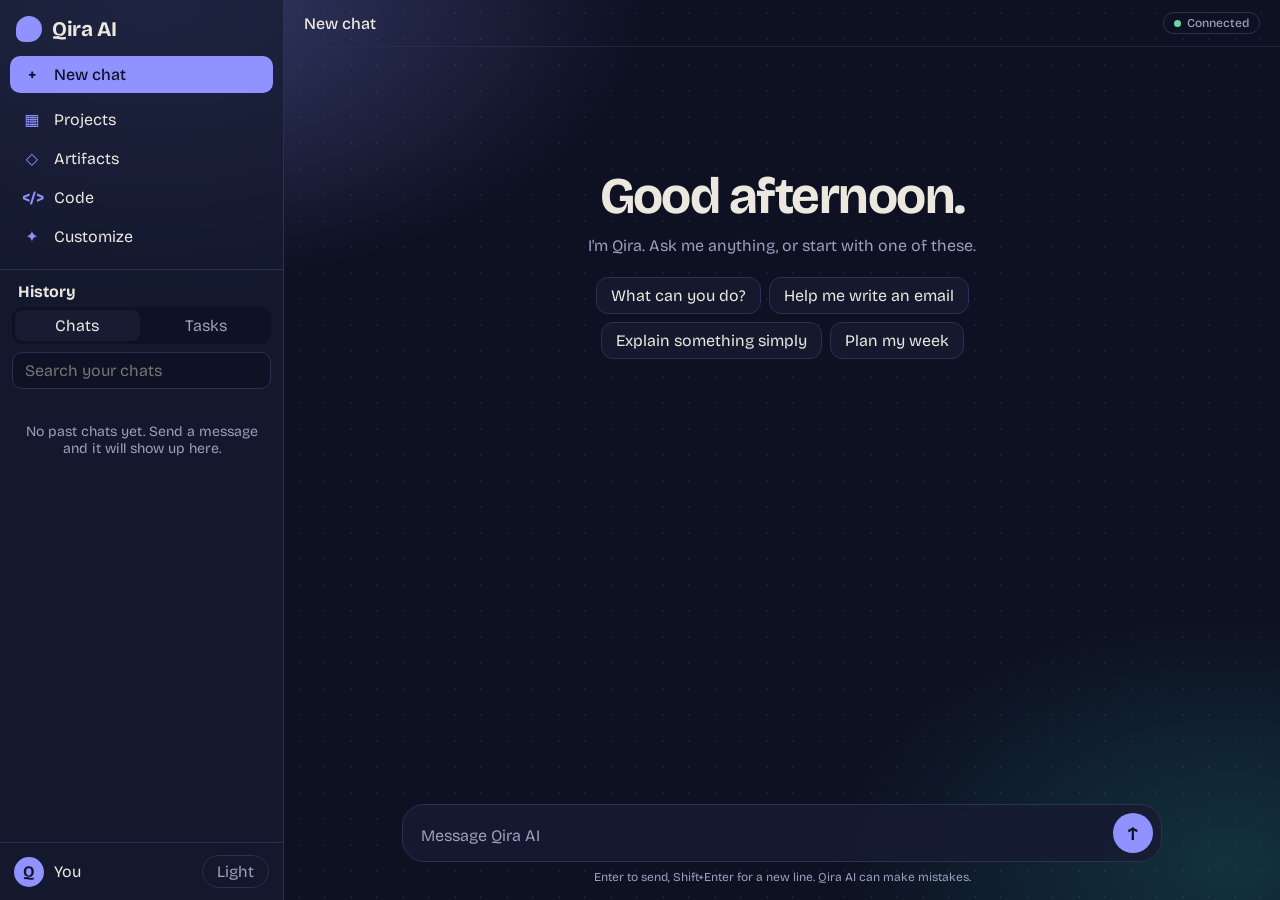
<file: chat/index.html>
<!DOCTYPE html>
<html lang="en" data-theme="dark" data-bg="aurora">
<head>
<meta charset="UTF-8">
<meta name="viewport" content="width=device-width, initial-scale=1, viewport-fit=cover">
<title>Qira AI</title>
<link rel="preconnect" href="https://fonts.googleapis.com">
<link href="https://fonts.googleapis.com/css2?family=Bricolage+Grotesque:opsz,wght@12..96,400;12..96,500;12..96,700&display=swap" rel="stylesheet">
<style>
:root{
  --bg:#0d1122; --panel:#171c33; --line:#2a3152; --text:#ece8df; --muted:#9aa0bd;
  --accent-base:#8f92ff; --accent:var(--accent-base); --accent-ink:#10122b; --user:#232a4b; --code:#0a0d1b;
  --ok:#6fd6a0; --dot:rgba(255,255,255,.05);
  font-family:"Bricolage Grotesque",system-ui,-apple-system,"Segoe UI",sans-serif;
}
html[data-theme="light"]{
  --bg:#f3f1ec; --panel:#ffffff; --line:#dcd8cf; --text:#1c2036; --muted:#6c7190;
  --accent:color-mix(in srgb,var(--accent-base) 62%,#000); --accent-ink:#fff; --user:#e6e6fb; --code:#f1f0ee; --ok:#1f9d63; --dot:rgba(0,0,0,.06);
}
html[data-bg="aurora"]{--bgimg:radial-gradient(55% 45% at 12% 0%,color-mix(in srgb,var(--accent) 32%,transparent),transparent 70%),radial-gradient(45% 40% at 96% 96%,rgba(45,212,191,.17),transparent 70%),radial-gradient(var(--dot) 1px,transparent 1px) 0 0/26px 26px}
html[data-bg="grid"]{--bgimg:radial-gradient(60% 40% at 50% 0%,color-mix(in srgb,var(--accent) 22%,transparent),transparent 70%),linear-gradient(var(--dot) 1px,transparent 1px) 0 0/42px 42px,linear-gradient(90deg,var(--dot) 1px,transparent 1px) 0 0/42px 42px}
html[data-bg="plain"]{--bgimg:linear-gradient(transparent,transparent)}
*{box-sizing:border-box;margin:0}
html,body{height:100%}
html{background:var(--bg)}
body{background:transparent;color:var(--text);padding-top:env(safe-area-inset-top,0px);padding-bottom:env(safe-area-inset-bottom,0px)}
body::before{content:"";position:fixed;inset:0;z-index:-1;background:var(--bgimg),var(--bg)}
button{font:inherit;color:inherit;cursor:pointer}
input,textarea{font:inherit;color:var(--text)}
button:focus-visible,textarea:focus-visible,input:focus-visible{outline:2px solid var(--accent);outline-offset:2px}
.app{display:flex;height:100%}
.mark{width:26px;height:26px;border-radius:50% 50% 50% 8px;background:var(--accent);flex:none;display:inline-block}
.ghost{background:none;border:1px solid var(--line);border-radius:999px;padding:6px 14px;color:var(--muted)}
.ghost:hover{color:var(--text);border-color:var(--muted)}
.solid{background:var(--accent);color:var(--accent-ink);border:0;border-radius:999px;padding:8px 18px;font-weight:500}

/* sidebar */
.side{width:284px;flex:none;display:flex;flex-direction:column;background:color-mix(in srgb,var(--panel) 72%,transparent);backdrop-filter:blur(16px);-webkit-backdrop-filter:blur(16px);border-right:1px solid var(--line);z-index:12}
.sh{display:flex;align-items:center;justify-content:space-between;padding:16px 16px 10px}
.brand{font-size:1.3rem;font-weight:700;letter-spacing:-.02em;display:flex;align-items:center;gap:10px}
.sclose{display:none;background:none;border:0;font-size:1.5rem;color:var(--muted)}
.nav{padding:4px 10px;display:flex;flex-direction:column;gap:2px}
.nav button{display:flex;align-items:center;gap:12px;background:none;border:0;border-radius:10px;padding:9px 12px;text-align:left}
.nav button:hover,.nav button.on{background:color-mix(in srgb,var(--accent) 16%,transparent)}
.nav .ic{width:20px;text-align:center;color:var(--accent);font-weight:700}
.nav .newc{background:var(--accent);color:var(--accent-ink);font-weight:500;margin-bottom:6px}
.nav .newc:hover{background:var(--accent);filter:brightness(1.08)}
.nav .newc .ic{color:var(--accent-ink)}
.hist{flex:1;min-height:0;display:flex;flex-direction:column;margin-top:10px;border-top:1px solid var(--line)}
.hh{padding:12px 18px 6px;font-weight:700}
.tabs{display:flex;gap:4px;margin:0 12px 8px;background:color-mix(in srgb,var(--bg) 70%,transparent);border-radius:10px;padding:3px}
.tabs button{flex:1;background:none;border:0;border-radius:8px;padding:6px;color:var(--muted)}
.tabs button.on{background:var(--panel);color:var(--text)}
.sq{margin:0 12px 6px;background:color-mix(in srgb,var(--bg) 70%,transparent);border:1px solid var(--line);border-radius:10px;padding:8px 12px}
.slist{flex:1;overflow-y:auto;padding:4px 8px}
.grp{font-size:.72rem;color:var(--muted);padding:10px 8px 4px}
.row{display:flex;align-items:center;border-radius:10px;border:1px solid transparent}
.row:hover{background:color-mix(in srgb,var(--accent) 10%,transparent)}
.row.on{border-color:var(--accent)}
.row .open{flex:1;min-width:0;text-align:left;background:none;border:0;padding:8px 10px}
.row .t{display:block;white-space:nowrap;overflow:hidden;text-overflow:ellipsis;font-size:.92rem}
.row .d{display:block;color:var(--muted);font-size:.72rem;margin-top:1px}
.acts{display:none}
.row:hover .acts,.row:focus-within .acts{display:flex}
@media (hover:none){.acts{display:flex}}
.ib{background:none;border:0;color:var(--muted);padding:6px 5px;border-radius:8px}
.ib:hover{color:var(--text)}.ib.del:hover{color:#ff8f8f}
.task{gap:8px;padding:6px 8px}
.task input{accent-color:var(--accent);width:16px;height:16px}
.task span{flex:1;font-size:.92rem;overflow-wrap:anywhere}
.task.done span{text-decoration:line-through;color:var(--muted)}
.none{color:var(--muted);text-align:center;padding:24px 14px;font-size:.88rem}
.sf{display:flex;align-items:center;justify-content:space-between;padding:12px 14px;border-top:1px solid var(--line)}
.me{display:flex;align-items:center;gap:10px;min-width:0}
.av{width:30px;height:30px;border-radius:50%;background:var(--accent);color:var(--accent-ink);display:grid;place-items:center;font-weight:700;flex:none}
#mename{white-space:nowrap;overflow:hidden;text-overflow:ellipsis}

/* stage */
.stage{flex:1;min-width:0;display:flex;flex-direction:column}
.top{display:flex;align-items:center;gap:12px;padding:12px 20px;border-bottom:1px solid color-mix(in srgb,var(--line) 70%,transparent)}
.menu{display:none}
#ttl{flex:1;font-weight:500;white-space:nowrap;overflow:hidden;text-overflow:ellipsis}
.status{font-size:.75rem;color:var(--muted);display:flex;align-items:center;gap:6px;border:1px solid var(--line);border-radius:999px;padding:3px 10px}
.status i{width:7px;height:7px;border-radius:50%;background:var(--muted)}.status.on i{background:var(--ok)}
.view{display:none;flex:1;min-height:0;flex-direction:column}.view.active{display:flex}
main,.page{flex:1;overflow-y:auto;padding:24px 16px}
.wrap{max-width:760px;margin:0 auto;display:flex;flex-direction:column;gap:20px}
.empty{margin:11vh auto 0;text-align:center;max-width:560px}
.empty h1{font-size:clamp(2rem,6vw,3.2rem);letter-spacing:-.03em;line-height:1.05}
.empty p{color:var(--muted);margin-top:12px}
.chips{display:flex;flex-wrap:wrap;gap:8px;justify-content:center;margin-top:22px}
.chips button{background:color-mix(in srgb,var(--panel) 80%,transparent);border:1px solid var(--line);border-radius:12px;padding:8px 14px}
.chips button:hover{border-color:var(--accent)}

.msg{max-width:88%;line-height:1.6;overflow-wrap:anywhere}
.msg.user{align-self:flex-end;display:flex;flex-direction:column;align-items:flex-end;gap:4px}
.bub{background:var(--user);padding:10px 16px;border-radius:18px 18px 4px 18px;white-space:pre-wrap}
.msg.ai{align-self:flex-start;display:flex;gap:12px;max-width:100%}
.msg.ai .mark{width:22px;height:22px;margin-top:3px}
.col{min-width:0;flex:1}
.meta{display:flex;gap:12px;align-items:center;font-size:.75rem;color:var(--muted);margin-top:4px}
.meta button{background:none;border:0;color:var(--muted);padding:2px 0;font-size:.75rem}.meta button:hover{color:var(--text)}
.regen{display:none}.wrap > .msg.ai:last-child .regen{display:inline}
.msg.err .md{color:#ff8f8f}
.md > * + *{margin-top:10px}.md ul,.md ol{padding-left:22px}.md li + li{margin-top:4px}.md a{color:var(--accent)}
.md code{background:var(--code);border-radius:6px;padding:1px 6px;font-family:ui-monospace,Menlo,Consolas,monospace;font-size:.88em}
.code{background:var(--code);border:1px solid var(--line);border-radius:12px;overflow:hidden}
.code .ch{display:flex;justify-content:space-between;padding:6px 12px;font-size:.75rem;color:var(--muted);border-bottom:1px solid var(--line)}
.code .cp{background:none;border:0;color:var(--muted);font-size:.75rem}.code .cp:hover{color:var(--text)}
.code pre{padding:12px;overflow-x:auto}.code pre code{background:none;padding:0;font-size:.85rem}
.dots span{display:inline-block;width:7px;height:7px;margin-right:4px;border-radius:50%;background:var(--muted);animation:b 1s infinite}
.dots span:nth-child(2){animation-delay:.15s}.dots span:nth-child(3){animation-delay:.3s}
@keyframes b{0%,80%,100%{opacity:.3}40%{opacity:1}}
footer{padding:12px 16px 16px}
.box{max-width:760px;margin:0 auto;display:flex;align-items:flex-end;gap:10px;background:color-mix(in srgb,var(--panel) 85%,transparent);backdrop-filter:blur(10px);border:1px solid var(--line);border-radius:22px;padding:8px 8px 8px 18px}
.box:focus-within{border-color:var(--accent)}
textarea{flex:1;background:none;border:0;resize:none;max-height:180px;padding:8px 0;outline:none}
textarea::placeholder{color:var(--muted)}
#send{background:var(--accent);color:var(--accent-ink);border:0;border-radius:50%;width:40px;height:40px;font-size:1.2rem;font-weight:700}
#send:disabled{opacity:.4;cursor:default}
.note{text-align:center;color:var(--muted);font-size:.75rem;margin-top:8px}

/* pages */
.page > div{max-width:860px;margin:0 auto}
.page h2{font-size:1.7rem;letter-spacing:-.02em}
.page .sub{color:var(--muted);margin:6px 0 20px}
.bar{display:flex;justify-content:space-between;align-items:flex-start;gap:12px}
.grid{display:grid;grid-template-columns:repeat(auto-fill,minmax(240px,1fr));gap:14px}
.card{background:color-mix(in srgb,var(--panel) 80%,transparent);border:1px solid var(--line);border-radius:16px;padding:16px;display:flex;flex-direction:column;gap:8px;min-width:0}
.card h3{font-size:1.05rem}.card p{color:var(--muted);font-size:.88rem;overflow-wrap:anywhere}
.card pre{background:var(--code);border-radius:10px;padding:10px;font-size:.78rem;overflow:hidden;max-height:110px;font-family:ui-monospace,Menlo,Consolas,monospace}
.card .acts2{display:flex;gap:8px;margin-top:auto;flex-wrap:wrap}
.form{display:flex;flex-direction:column;gap:10px;margin-bottom:18px}
.form input,.form textarea,.field input,.field textarea{background:color-mix(in srgb,var(--bg) 70%,transparent);border:1px solid var(--line);border-radius:12px;padding:10px 12px;width:100%;max-height:none}
.form textarea,.field textarea{min-height:90px}
.field{margin-bottom:22px}.field label{display:block;font-weight:500;margin-bottom:4px}.field small{display:block;color:var(--muted);margin-bottom:8px}
.seg{display:inline-flex;border:1px solid var(--line);border-radius:999px;padding:3px;gap:2px}
.seg button{background:none;border:0;border-radius:999px;padding:6px 16px;color:var(--muted)}
.seg button.on{background:var(--accent);color:var(--accent-ink)}
.sw{display:flex;gap:10px}
.sw button{width:32px;height:32px;border-radius:50%;border:2px solid transparent}
.sw button.on{border-color:var(--text)}
.toast{position:fixed;left:50%;bottom:90px;transform:translateX(-50%);background:var(--panel);border:1px solid var(--line);border-radius:999px;padding:8px 16px;font-size:.85rem;opacity:0;pointer-events:none;transition:opacity .2s;z-index:30}
.toast.show{opacity:1}
.scrim{position:fixed;inset:0;background:rgba(0,0,0,.5);opacity:0;pointer-events:none;transition:opacity .2s;z-index:11}
@media (max-width:899px){
  .side{position:fixed;top:0;bottom:0;left:0;width:min(310px,88vw);transform:translateX(-100%);transition:transform .22s;padding-top:env(safe-area-inset-top,0px);padding-bottom:env(safe-area-inset-bottom,0px)}
  .side.open{transform:none}.scrim.open{opacity:1;pointer-events:auto}
  .menu{display:inline-block}.sclose{display:block}.status{display:none}
}
@media (prefers-reduced-motion:reduce){.dots span{animation:none}.side,.scrim,.toast{transition:none}}
</style>
</head>
<body>
<div class="app">
<aside class="side" id="side" aria-label="Sidebar">
  <div class="sh"><div class="brand"><span class="mark"></span>Qira AI</div><button class="sclose" id="sclose" aria-label="Close menu">×</button></div>
  <nav class="nav">
    <button class="newc" data-go="new"><span class="ic">+</span>New chat</button>
    <button data-go="projects"><span class="ic">▦</span>Projects</button>
    <button data-go="artifacts"><span class="ic">◇</span>Artifacts</button>
    <button data-go="code"><span class="ic">&lt;/&gt;</span>Code</button>
    <button data-go="custom"><span class="ic">✦</span>Customize</button>
  </nav>
  <div class="hist">
    <div class="hh">History</div>
    <div class="tabs"><button data-tab="chats" class="on">Chats</button><button data-tab="tasks">Tasks</button></div>
    <input class="sq" id="sq" type="search" placeholder="Search your chats" aria-label="Search or add">
    <div class="slist" id="slist"></div>
  </div>
  <div class="sf"><div class="me"><span class="av" id="av">Q</span><span id="mename">You</span></div><button class="ghost" id="theme">Light</button></div>
</aside>
<div class="scrim" id="scrim"></div>

<div class="stage">
  <div class="top"><button class="ghost menu" id="menu" aria-label="Open menu">☰</button><span id="ttl">New chat</span><span class="status" id="status"><i></i><b id="stxt" style="font-weight:500"></b></span></div>

  <section class="view active" id="vChat">
    <main id="main"><div class="wrap" id="chat"></div></main>
    <footer>
      <div class="box"><textarea id="input" rows="1" placeholder="Message Qira AI" aria-label="Message Qira AI"></textarea><button id="send" aria-label="Send">↑</button></div>
      <p class="note">Enter to send, Shift+Enter for a new line. Qira AI can make mistakes.</p>
    </footer>
  </section>

  <section class="view" id="vProjects"><div class="page"><div>
    <div class="bar"><div><h2>Projects</h2><p class="sub">Give Qira standing instructions for a topic, then start chats inside it.</p></div><button class="solid" id="pnew">New project</button></div>
    <div class="form" id="pform" hidden><input id="pname" placeholder="Project name" maxlength="60"><textarea id="pinstr" placeholder="Instructions for Qira in this project (optional)"></textarea><div><button class="solid" id="pmake">Create project</button></div></div>
    <div class="grid" id="pgrid"></div>
  </div></div></section>

  <section class="view" id="vArtifacts"><div class="page"><div>
    <h2>Artifacts</h2><p class="sub">Every code block Qira has written for you, collected in one place.</p>
    <div class="grid" id="agrid"></div>
  </div></div></section>

  <section class="view" id="vCustom"><div class="page"><div>
    <h2>Customize</h2><p class="sub">Make Qira yours. Changes save automatically.</p>
    <div class="field"><label for="cname">Your name</label><input id="cname" maxlength="30" placeholder="What should Qira call you?"></div>
    <div class="field"><label for="cinstr">Custom instructions</label><small>Sent with every message, for example "Keep answers short."</small><textarea id="cinstr"></textarea></div>
    <div class="field"><label>Theme</label><div class="seg" id="sTheme"></div></div>
    <div class="field"><label>Accent color</label><div class="sw" id="sAccent"></div></div>
    <div class="field"><label>Background</label><div class="seg" id="sBg"></div></div>
  </div></div></section>
</div>
</div>
<div class="toast" id="toast" role="status"></div>

<script>
/* ====== CONNECT YOUR AI HERE ======
   Set API_URL to your AI's endpoint. The page sends a POST with JSON:
     { "message": "latest user text", "messages": [{role, content, ts}], "system": "instructions" }
   and reads the reply from: reply, response, message, text, output,
   or OpenAI-style choices[0].message.content. */
const CONFIG = {
  API_URL: "/api/chat",          // e.g. "https://your-server.com/chat"
  HEADERS: {},          // don't put secret keys in a public site
  SUGGESTIONS: ["What can you do?", "Help me write an email", "Explain something simply", "Plan my week"],
  CODE_SUGGESTIONS: ["Write a Python script", "Explain this error", "Build a landing page in HTML", "Review my code"]
};
const $ = id => document.getElementById(id);
const chat = $("chat"), main = $("main"), input = $("input"), sendBtn = $("send");
let chats = [], current = null, busy = false, view = "chat", tab = "chats", ctx = {};
let D = { projects: [], tasks: [], s: { name: "", instr: "", accent: "#8f92ff", theme: "dark", bg: "aurora" } };

/* ---------- helpers ---------- */
const esc = s => s.replace(/&/g,"&amp;").replace(/</g,"&lt;").replace(/>/g,"&gt;").replace(/"/g,"&quot;");
const timeStr = ts => ts ? new Date(ts).toLocaleTimeString([], { hour:"numeric", minute:"2-digit" }) : "";
const uid = () => Date.now().toString(36) + Math.random().toString(36).slice(2,5);
function toast(t){ const e = $("toast"); e.textContent = t; e.classList.add("show"); clearTimeout(toast.t); toast.t = setTimeout(() => e.classList.remove("show"), 1600); }
async function copy(t){ try{ await navigator.clipboard.writeText(t); toast("Copied"); }catch(e){ toast("Couldn't copy"); } }
function download(name, text){ const a = document.createElement("a"); a.href = URL.createObjectURL(new Blob([text], { type:"text/plain" })); a.download = name; a.click(); setTimeout(() => URL.revokeObjectURL(a.href), 1000); }
function el(tag, cls, txt){ const e = document.createElement(tag); if(cls) e.className = cls; if(txt != null) e.textContent = txt; return e; }
function scrollDown(){ main.scrollTop = main.scrollHeight; }
const projOf = c => D.projects.find(p => p.id === c.projectId);

function inline(s){
  return esc(s).replace(/`([^`\n]+)`/g,"<code>$1</code>").replace(/\*\*([^*\n]+)\*\*/g,"<strong>$1</strong>")
    .replace(/(^|[\s(])\*([^*\n]+)\*/g,"$1<em>$2</em>")
    .replace(/\bhttps?:\/\/[^\s<)]+/g,u => '<a href="'+u+'" target="_blank" rel="noopener noreferrer">'+u+'</a>');
}
function md(src){
  const blocks = [];
  src = src.replace(/```(\w*)\n?([\s\S]*?)```/g,(m,l,c) => { blocks.push('<div class="code"><div class="ch"><span>'+esc(l||"code")+'</span><button class="cp" type="button">Copy</button></div><pre><code>'+esc(c.replace(/\n$/,""))+'</code></pre></div>'); return "\n@@"+(blocks.length-1)+"@@\n"; });
  const out = []; let list = null, para = [];
  const fP = () => { if(para.length){ out.push("<p>"+para.join("<br>")+"</p>"); para = []; } };
  const fL = () => { if(list){ out.push("<"+list.t+">"+list.i.map(x => "<li>"+x+"</li>").join("")+"</"+list.t+">"); list = null; } };
  src.split("\n").forEach(line => {
    let m;
    if((m = line.match(/^@@(\d+)@@$/))){ fP(); fL(); out.push(blocks[+m[1]]); }
    else if((m = line.match(/^\s*[-*]\s+(.*)/))){ fP(); if(!list || list.t!=="ul"){ fL(); list = {t:"ul",i:[]}; } list.i.push(inline(m[1])); }
    else if((m = line.match(/^\s*\d+[.)]\s+(.*)/))){ fP(); if(!list || list.t!=="ol"){ fL(); list = {t:"ol",i:[]}; } list.i.push(inline(m[1])); }
    else if((m = line.match(/^#{1,4}\s+(.*)/))){ fP(); fL(); out.push("<h3>"+inline(m[1])+"</h3>"); }
    else if(!line.trim()){ fP(); fL(); }
    else { fL(); para.push(inline(line)); }
  });
  fP(); fL(); return out.join("");
}

/* ---------- storage + settings ---------- */
function save(){ try{ localStorage.setItem("qira_chats", JSON.stringify(chats)); localStorage.setItem("qira_data", JSON.stringify(D)); }catch(e){} }
function load(){
  try{ chats = JSON.parse(localStorage.getItem("qira_chats") || "[]"); }catch(e){}
  try{ const d = JSON.parse(localStorage.getItem("qira_data") || "null"); if(d){ D.projects = d.projects || []; D.tasks = d.tasks || []; Object.assign(D.s, d.s); } }catch(e){}
}
function applySettings(){
  const r = document.documentElement;
  r.dataset.theme = D.s.theme; r.dataset.bg = D.s.bg; r.style.setProperty("--accent-base", D.s.accent);
  $("theme").textContent = D.s.theme === "dark" ? "Light" : "Dark";
  $("mename").textContent = D.s.name || "You";
  $("av").textContent = (D.s.name || "Q").trim().charAt(0).toUpperCase();
}

/* ---------- views ---------- */
const TITLES = { projects:"Projects", artifacts:"Artifacts", custom:"Customize" };
function setView(v){
  view = v;
  document.querySelectorAll(".view").forEach(s => s.classList.remove("active"));
  $({ chat:"vChat", projects:"vProjects", artifacts:"vArtifacts", custom:"vCustom" }[v]).classList.add("active");
  document.querySelectorAll(".nav button").forEach(b => b.classList.remove("on"));
  const nb = document.querySelector('.nav [data-go="'+(v==="chat" ? (ctx.mode==="code" && !current ? "code" : "") : v)+'"]'); if(nb) nb.classList.add("on");
  if(v==="projects") renderProjects(); if(v==="artifacts") renderArtifacts();
  setTitle(); closeSide();
}
function setTitle(){ $("ttl").textContent = view==="chat" ? (current ? current.title : (ctx.mode==="code" ? "Code" : (ctx.projectId && D.projects.find(p=>p.id===ctx.projectId) ? D.projects.find(p=>p.id===ctx.projectId).name : "New chat"))) : TITLES[view]; }
function openSide(){ $("side").classList.add("open"); $("scrim").classList.add("open"); }
function closeSide(){ $("side").classList.remove("open"); $("scrim").classList.remove("open"); }

function newChat(c){
  if(busy) return;
  current = null; ctx = c || {}; setView("chat"); showEmpty(); renderSide(); input.focus();
}
function greeting(){ const h = new Date().getHours(); const g = h<5 ? "Still up" : h<12 ? "Good morning" : h<18 ? "Good afternoon" : "Good evening"; return g + (D.s.name ? ", " + D.s.name : "") + "."; }
function showEmpty(){
  chat.innerHTML = "";
  const p = ctx.projectId && D.projects.find(x => x.id === ctx.projectId);
  const e = el("div","empty");
  const h = el("h1", null, ctx.mode==="code" ? "What are we building?" : p ? p.name : greeting());
  const sub = el("p", null, ctx.mode==="code" ? "Coding mode. Ask for code, fixes or reviews." : p ? "Qira will follow this project's instructions in this chat." : "I'm Qira. Ask me anything, or start with one of these.");
  const c = el("div","chips");
  (ctx.mode==="code" ? CONFIG.CODE_SUGGESTIONS : CONFIG.SUGGESTIONS).forEach(s => { const b = el("button", null, s); b.onclick = () => send(s); c.appendChild(b); });
  e.append(h, sub, c); chat.appendChild(e); setTitle();
}
function openChat(c){
  if(busy) return;
  current = c; ctx = {}; chat.innerHTML = "";
  c.messages.forEach(m => m.role==="user" ? addUser(m.content, m.ts) : addAI(m.content, m.ts));
  setView("chat"); renderSide(); scrollDown(); input.focus();
}

/* ---------- messages ---------- */
function addUser(text, ts){
  const d = el("div","msg user"); d.append(el("div","bub",text), el("div","meta",timeStr(ts)));
  chat.appendChild(d); scrollDown();
}
function addAI(text, ts, opts){
  opts = opts || {};
  const d = el("div","msg ai"), col = el("div","col"), body = el("div","md"), meta = el("div","meta");
  col.append(body, meta); d.append(el("span","mark"), col); chat.appendChild(d);
  d.setBody = (t, ts2, err) => {
    body.innerHTML = md(t); d.classList.toggle("err", !!err); meta.innerHTML = "";
    if(!err){
      const c = el("button", null, "Copy"); c.onclick = () => copy(t);
      const r = el("button","regen","Regenerate"); r.onclick = regenerate;
      meta.append(el("span", null, timeStr(ts2)), c, r);
    } else { const r = el("button", null, "Try again"); r.onclick = () => { d.remove(); generate(); }; meta.append(r); }
  };
  d.setPending = () => { body.innerHTML = '<span class="dots"><span></span><span></span><span></span></span>'; meta.innerHTML = ""; };
  if(opts.pending) d.setPending(); else d.setBody(text, ts);
  scrollDown(); return d;
}

/* ---------- sidebar history: chats + tasks ---------- */
function dayLabel(ts){
  const d = new Date(ts), n = new Date(), y = new Date(); y.setDate(n.getDate()-1);
  if(d.toDateString()===n.toDateString()) return "Today";
  if(d.toDateString()===y.toDateString()) return "Yesterday";
  return d.toLocaleDateString([], { month:"long", day:"numeric", year: d.getFullYear()!==n.getFullYear() ? "numeric" : undefined });
}
function ib(cls, label, txt, fn){ const b = el("button","ib "+cls,txt); b.setAttribute("aria-label",label); b.title = label; b.onclick = e => { e.stopPropagation(); fn(); }; return b; }
function exportChat(c){
  download("qira-" + c.title.replace(/[^\w]+/g,"-").slice(0,30).toLowerCase() + ".txt",
    c.title + "\n\n" + c.messages.map(m => (m.role==="user" ? "You" : "Qira AI") + (m.ts ? " (" + new Date(m.ts).toLocaleString() + ")" : "") + ":\n" + m.content).join("\n\n"));
}
function renderSide(){
  const L = $("slist"); L.innerHTML = "";
  const q = $("sq").value.trim().toLowerCase();
  if(tab === "tasks"){
    const open = D.tasks.filter(t => !t.done).length;
    if(!D.tasks.length){ L.appendChild(el("div","none","No tasks yet. Type one above and press Enter.")); return; }
    L.appendChild(el("div","grp", open + " open · " + (D.tasks.length - open) + " done"));
    D.tasks.forEach(t => {
      const r = el("div","row task" + (t.done ? " done" : ""));
      const cb = el("input"); cb.type = "checkbox"; cb.checked = t.done; cb.setAttribute("aria-label","Mark done");
      cb.onchange = () => { t.done = cb.checked; save(); renderSide(); };
      const acts = el("div","acts"); acts.append(ib("del","Delete task","×",() => { D.tasks = D.tasks.filter(x => x !== t); save(); renderSide(); }));
      r.append(cb, el("span", null, t.text), acts); L.appendChild(r);
    });
    return;
  }
  const list = [...chats].sort((a,b) => b.updated - a.updated).filter(c => !q || c.title.toLowerCase().includes(q) || c.messages.some(m => m.content.toLowerCase().includes(q)));
  if(!list.length){ L.appendChild(el("div","none", chats.length ? "No chats match your search." : "No past chats yet. Send a message and it will show up here.")); return; }
  let last = "";
  list.forEach(c => {
    const g = dayLabel(c.updated);
    if(g !== last){ L.appendChild(el("div","grp",g)); last = g; }
    const row = el("div","row" + (current && current.id===c.id ? " on" : ""));
    const open = el("button","open"), p = projOf(c);
    open.append(el("span","t",c.title), el("span","d",(p ? p.name + " · " : c.mode==="code" ? "Code · " : "") + c.messages.length + (c.messages.length===1 ? " message" : " messages")));
    open.onclick = () => openChat(c);
    const acts = el("div","acts");
    acts.append(
      ib("","Rename chat","✎",() => { const n = prompt("Rename chat", c.title); if(n && n.trim()){ c.title = n.trim().slice(0,80); save(); renderSide(); setTitle(); } }),
      ib("","Download chat","↓",() => exportChat(c)),
      ib("del","Delete chat","×",() => { if(busy) return; chats = chats.filter(x => x !== c); save(); if(current === c) newChat(); else renderSide(); }));
    row.append(open, acts); L.appendChild(row);
  });
}

/* ---------- projects, artifacts, customize ---------- */
function renderProjects(){
  const g = $("pgrid"); g.innerHTML = "";
  if(!D.projects.length){ g.appendChild(el("div","none","No projects yet. Create one to give Qira standing instructions.")); return; }
  D.projects.forEach(p => {
    const c = el("div","card"), n = chats.filter(x => x.projectId === p.id).length, a = el("div","acts2");
    const st = el("button","solid","Start chat"); st.onclick = () => newChat({ projectId: p.id });
    const dl = el("button","ghost","Delete"); dl.onclick = () => { if(confirm("Delete project \"" + p.name + "\"? Its chats stay in History.")){ D.projects = D.projects.filter(x => x !== p); save(); renderProjects(); } };
    a.append(st, dl);
    c.append(el("h3", null, p.name), el("p", null, p.instr || "No instructions."), el("p", null, n + (n===1 ? " chat" : " chats")), a); g.appendChild(c);
  });
}
const EXT = { javascript:"js", js:"js", python:"py", py:"py", html:"html", css:"css", json:"json", bash:"sh", sh:"sh", ts:"ts", typescript:"ts", java:"java", cpp:"cpp", c:"c", sql:"sql" };
function renderArtifacts(){
  const g = $("agrid"); g.innerHTML = ""; let n = 0;
  [...chats].sort((a,b) => b.updated - a.updated).forEach(c => c.messages.forEach(m => {
    if(m.role !== "assistant") return;
    for(const x of m.content.matchAll(/```(\w*)\n?([\s\S]*?)```/g)){
      n++; const lang = x[1] || "text", code = x[2].replace(/\n$/,"");
      const card = el("div","card"), a = el("div","acts2");
      const cp = el("button","ghost","Copy"); cp.onclick = () => copy(code);
      const dl = el("button","ghost","Download"); dl.onclick = () => download("qira-artifact." + (EXT[lang.toLowerCase()] || "txt"), code);
      const op = el("button","ghost","Open chat"); op.onclick = () => openChat(c);
      a.append(cp, dl, op);
      card.append(el("h3", null, lang), el("p", null, c.title), el("pre", null, code.split("\n").slice(0,6).join("\n")), a); g.appendChild(card);
    }
  }));
  if(!n) g.appendChild(el("div","none","No artifacts yet. Ask Qira to write some code and it will appear here."));
}
function seg(id, opts, key){
  const box = $(id); box.innerHTML = "";
  opts.forEach(([v, label]) => { const b = el("button", D.s[key]===v ? "on" : "", label); b.onclick = () => { D.s[key] = v; save(); applySettings(); seg(id, opts, key); }; box.appendChild(b); });
}
function renderCustom(){
  $("cname").value = D.s.name; $("cinstr").value = D.s.instr;
  seg("sTheme", [["dark","Dark"],["light","Light"]], "theme");
  seg("sBg", [["aurora","Aurora"],["grid","Grid"],["plain","Plain"]], "bg");
  const sw = $("sAccent"); sw.innerHTML = "";
  [["#8f92ff","Indigo"],["#4fd1c5","Teal"],["#ff8fab","Rose"],["#f5b84b","Amber"],["#7ed98b","Green"]].forEach(([c, n]) => {
    const b = el("button", D.s.accent===c ? "on" : ""); b.style.background = c; b.setAttribute("aria-label", n); b.title = n;
    b.onclick = () => { D.s.accent = c; save(); applySettings(); renderCustom(); }; sw.appendChild(b);
  });
}

/* ---------- talking to the AI ---------- */
function systemFor(c){
  const p = projOf(c), parts = [];
  if(D.s.name) parts.push("The user's name is " + D.s.name + ".");
  if(D.s.instr) parts.push(D.s.instr);
  if(p && p.instr) parts.push("Project \"" + p.name + "\": " + p.instr);
  if(c.mode === "code") parts.push("Coding mode: answer with clear, working code in fenced code blocks and brief explanations.");
  return parts.join("\n\n");
}
async function askAI(c){
  if(!CONFIG.API_URL){
    await new Promise(r => setTimeout(r, 700));
    return "Demo mode: your website works.\n\nSet `API_URL` in the code to connect the real Qira AI. I can show **bold**, lists and code:\n\n- item one\n- item two\n\n```js\nconsole.log('Hello from Qira');\n```";
  }
  const res = await fetch(CONFIG.API_URL, { method:"POST", headers: Object.assign({ "Content-Type":"application/json" }, CONFIG.HEADERS),
    body: JSON.stringify({ message: c.messages[c.messages.length-1].content, messages: c.messages, system: systemFor(c) }) });
  if(!res.ok) throw new Error("Server returned " + res.status + ".");
  const data = await res.json();
  const out = data.reply ?? data.response ?? data.message ?? data.text ?? data.output ?? (data.choices && data.choices[0] && (data.choices[0].message?.content ?? data.choices[0].text));
  if(typeof out !== "string") throw new Error("Couldn't find a reply in the response.");
  return out;
}
async function generate(){
  busy = true; sendBtn.disabled = true;
  const c = current, node = addAI("", 0, { pending: true });
  try{
    const reply = await askAI(c), ts = Date.now();
    c.messages.push({ role:"assistant", content: reply, ts }); c.updated = ts; save();
    if(current === c) node.setBody(reply, ts);
  }catch(err){ node.setBody("Couldn't reach Qira AI. " + err.message + " Check `API_URL` and that your server allows requests from this site (CORS).", 0, true); }
  busy = false; sendBtn.disabled = false; renderSide(); scrollDown();
}
function send(text){
  text = (text ?? input.value).trim();
  if(!text || busy) return;
  if(!current){
    current = { id: uid(), title: text.slice(0,50), updated: Date.now(), messages: [], projectId: ctx.projectId || null, mode: ctx.mode || null };
    chats.push(current); chat.innerHTML = ""; ctx = {};
  }
  input.value = ""; input.style.height = "auto";
  const ts = Date.now(); current.messages.push({ role:"user", content: text, ts }); current.updated = ts; save();
  addUser(text, ts); setTitle(); renderSide(); generate();
}
function regenerate(){
  if(busy || !current) return;
  const last = current.messages[current.messages.length-1];
  if(last && last.role==="assistant"){ current.messages.pop(); save(); }
  const els = chat.querySelectorAll(".msg.ai"); if(els.length) els[els.length-1].remove();
  generate();
}

/* ---------- events ---------- */
sendBtn.onclick = () => send();
input.addEventListener("keydown", e => { if(e.key==="Enter" && !e.shiftKey && !e.isComposing){ e.preventDefault(); send(); } });
input.addEventListener("input", () => { input.style.height = "auto"; input.style.height = input.scrollHeight + "px"; });
chat.addEventListener("click", e => { if(e.target.classList.contains("cp")) copy(e.target.closest(".code").querySelector("code").textContent); });
document.querySelectorAll(".nav [data-go]").forEach(b => b.onclick = () => {
  const g = b.dataset.go;
  if(g==="new") newChat(); else if(g==="code") newChat({ mode:"code" }); else { if(g==="custom") renderCustom(); setView(g); }
});
document.querySelectorAll(".tabs [data-tab]").forEach(b => b.onclick = () => {
  tab = b.dataset.tab; document.querySelectorAll(".tabs button").forEach(x => x.classList.toggle("on", x===b));
  $("sq").value = ""; $("sq").placeholder = tab==="chats" ? "Search your chats" : "Add a task and press Enter"; $("sq").type = tab==="chats" ? "search" : "text"; renderSide();
});
$("sq").addEventListener("input", () => { if(tab==="chats") renderSide(); });
$("sq").addEventListener("keydown", e => { if(tab==="tasks" && e.key==="Enter" && e.target.value.trim()){ D.tasks.unshift({ text: e.target.value.trim().slice(0,120), done:false }); e.target.value = ""; save(); renderSide(); } });
$("menu").onclick = openSide; $("sclose").onclick = closeSide; $("scrim").onclick = closeSide;
document.addEventListener("keydown", e => { if(e.key==="Escape") closeSide(); });
$("theme").onclick = () => { D.s.theme = D.s.theme==="dark" ? "light" : "dark"; save(); applySettings(); if(view==="custom") renderCustom(); };
$("pnew").onclick = () => { $("pform").hidden = !$("pform").hidden; if(!$("pform").hidden) $("pname").focus(); };
$("pmake").onclick = () => {
  const n = $("pname").value.trim(); if(!n){ toast("Give the project a name"); return; }
  D.projects.unshift({ id: uid(), name: n, instr: $("pinstr").value.trim() }); save();
  $("pname").value = ""; $("pinstr").value = ""; $("pform").hidden = true; renderProjects();
};
$("cname").addEventListener("input", e => { D.s.name = e.target.value; save(); applySettings(); });
$("cinstr").addEventListener("input", e => { D.s.instr = e.target.value; save(); });

$("status").classList.toggle("on", !!CONFIG.API_URL);
$("stxt").textContent = CONFIG.API_URL ? "Connected" : "Demo mode";
load(); applySettings(); showEmpty(); renderSide();
</script>
</body>
</html>
</file>
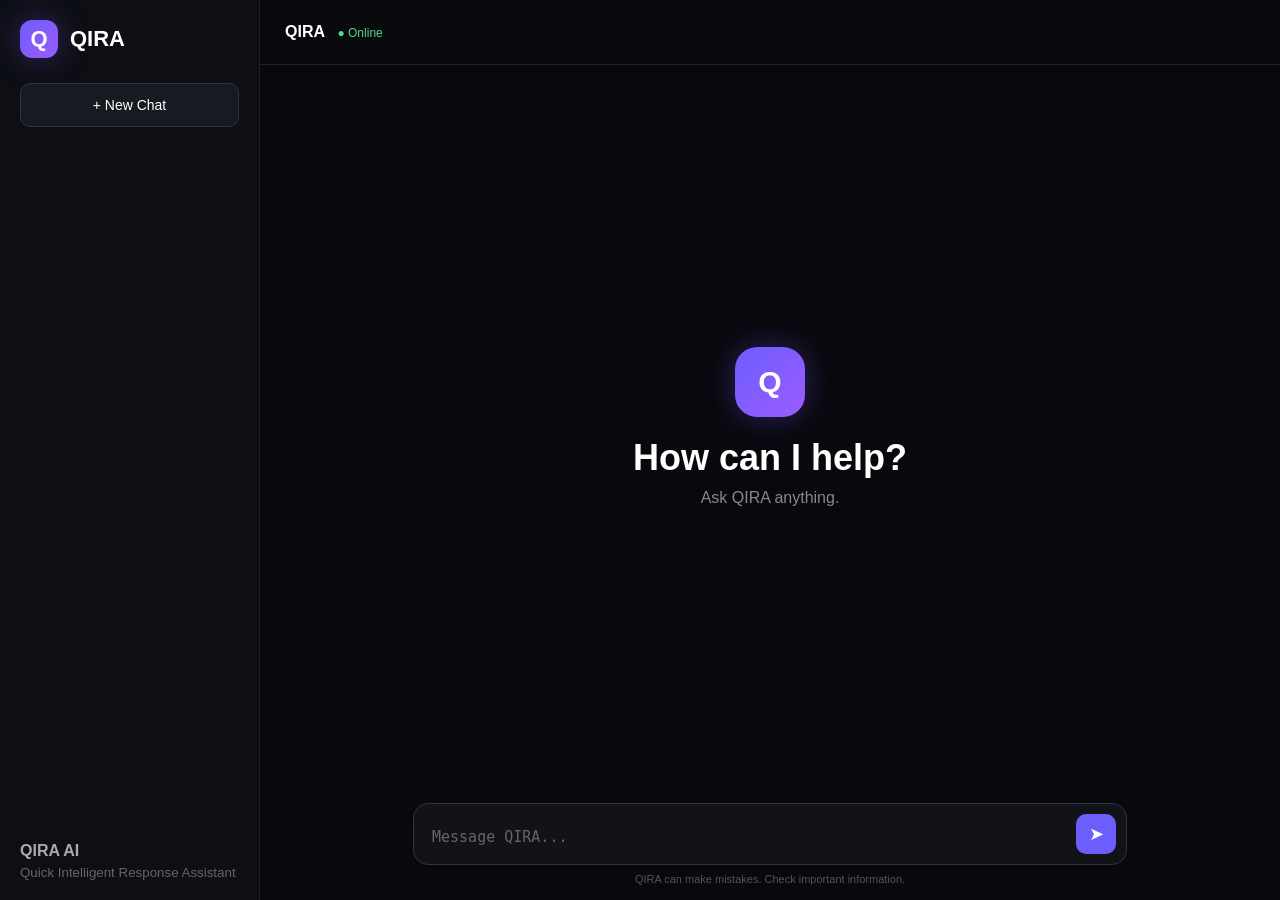
<file: index.html.html>
<!DOCTYPE html>
<html lang="en">
<head>
    <meta charset="UTF-8">
    <meta name="viewport" content="width=device-width, initial-scale=1.0">

    <title>QIRA - Quick Intelligent Response Assistant</title>

    <link rel="stylesheet" href="style.css">
</head>

<body>

<div class="app">

    <aside class="sidebar">

        <div class="logo">
            <div class="logo-icon">Q</div>
            <span>QIRA</span>
        </div>

        <button id="newChat" class="new-chat">
            + New Chat
        </button>

        <div class="sidebar-bottom">
            <strong>QIRA AI</strong>
            <small>Quick Intelligent Response Assistant</small>
        </div>

    </aside>


    <main class="chat-area">

        <header class="topbar">
            <div>
                <strong>QIRA</strong>
                <span class="status">● Online</span>
            </div>
        </header>


        <section id="messages" class="messages">

            <div class="welcome">

                <div class="big-logo">Q</div>

                <h1>How can I help?</h1>

                <p>Ask QIRA anything.</p>

            </div>

        </section>


        <div class="input-area">

            <div class="input-box">

                <textarea
                    id="messageInput"
                    placeholder="Message QIRA..."
                    rows="1"
                ></textarea>

                <button id="sendButton">
                    ➤
                </button>

            </div>

            <p class="disclaimer">
                QIRA can make mistakes. Check important information.
            </p>

        </div>

    </main>

</div>

<script src="script.js"></script>

</body>
</html>
</file>
<file: style.css>
* {
    box-sizing: border-box;
    margin: 0;
    padding: 0;
}

body {
    font-family: Arial, Helvetica, sans-serif;
    background: #08090d;
    color: white;
    height: 100vh;
    overflow: hidden;
}

.app {
    display: flex;
    height: 100vh;
}


/* SIDEBAR */

.sidebar {
    width: 260px;
    background: #0d0f14;
    border-right: 1px solid #20232b;
    padding: 20px;
    display: flex;
    flex-direction: column;
}

.logo {
    display: flex;
    align-items: center;
    gap: 12px;
    font-size: 22px;
    font-weight: bold;
    margin-bottom: 25px;
}

.logo-icon,
.big-logo {
    display: flex;
    align-items: center;
    justify-content: center;
    background: linear-gradient(135deg, #6d5dfc, #9b5cff);
    box-shadow: 0 0 30px rgba(120, 80, 255, 0.35);
}

.logo-icon {
    width: 38px;
    height: 38px;
    border-radius: 12px;
}

.new-chat {
    width: 100%;
    padding: 13px;
    border-radius: 10px;
    border: 1px solid #30343f;
    background: #171a21;
    color: white;
    cursor: pointer;
    font-size: 14px;
}

.new-chat:hover {
    background: #20242d;
}

.sidebar-bottom {
    margin-top: auto;
    color: #aaa;
    display: flex;
    flex-direction: column;
    gap: 5px;
}

.sidebar-bottom small {
    color: #666;
}


/* CHAT AREA */

.chat-area {
    flex: 1;
    display: flex;
    flex-direction: column;
    min-width: 0;
}

.topbar {
    height: 65px;
    border-bottom: 1px solid #20232b;
    display: flex;
    align-items: center;
    padding: 0 25px;
}

.status {
    color: #57d68d;
    font-size: 12px;
    margin-left: 8px;
}


/* MESSAGES */

.messages {
    flex: 1;
    overflow-y: auto;
    padding: 35px 15%;
}

.welcome {
    height: 100%;
    display: flex;
    flex-direction: column;
    align-items: center;
    justify-content: center;
    text-align: center;
}

.big-logo {
    width: 70px;
    height: 70px;
    border-radius: 22px;
    font-size: 30px;
    font-weight: bold;
    margin-bottom: 20px;
}

.welcome h1 {
    font-size: 36px;
    margin-bottom: 10px;
}

.welcome p {
    color: #888;
}


/* MESSAGES */

.message {
    display: flex;
    margin-bottom: 25px;
    gap: 12px;
}

.avatar {
    width: 35px;
    height: 35px;
    min-width: 35px;
    border-radius: 10px;
    display: flex;
    align-items: center;
    justify-content: center;
    background: #191c24;
    font-size: 12px;
    font-weight: bold;
}

.message-content {
    max-width: 800px;
    line-height: 1.6;
    white-space: pre-wrap;
}

.user .message-content {
    background: #1b1e27;
    padding: 12px 15px;
    border-radius: 12px;
}


/* INPUT */

.input-area {
    padding: 15px 15%;
}

.input-box {
    display: flex;
    align-items: flex-end;
    gap: 10px;
    border: 1px solid #30343f;
    background: #111319;
    border-radius: 15px;
    padding: 10px;
}

textarea {
    flex: 1;
    resize: none;
    border: none;
    outline: none;
    background: transparent;
    color: white;
    font-size: 15px;
    padding: 8px;
    max-height: 180px;
}

textarea::placeholder {
    color: #666;
}

#sendButton {
    width: 40px;
    height: 40px;
    border: none;
    border-radius: 10px;
    background: #6d5dfc;
    color: white;
    cursor: pointer;
    font-size: 18px;
}

#sendButton:hover {
    background: #806fff;
}

#sendButton:disabled {
    opacity: 0.5;
    cursor: not-allowed;
}

.disclaimer {
    text-align: center;
    color: #555;
    font-size: 11px;
    margin-top: 8px;
}


/* MOBILE */

@media (max-width: 700px) {

    .sidebar {
        display: none;
    }

    .messages,
    .input-area {
        padding-left: 15px;
        padding-right: 15px;
    }

    .welcome h1 {
        font-size: 28px;
    }
}
.talk-qira-btn {
    display: inline-block;
    padding: 14px 28px;
    background: #ffffff;
    color: #111111;
    text-decoration: none;
    border-radius: 12px;
    font-weight: bold;
    transition: 0.3s;
}

.talk-qira-btn:hover {
    transform: translateY(-3px);
    box-shadow: 0 8px 25px rgba(0,0,0,0.25);
}
</file>
